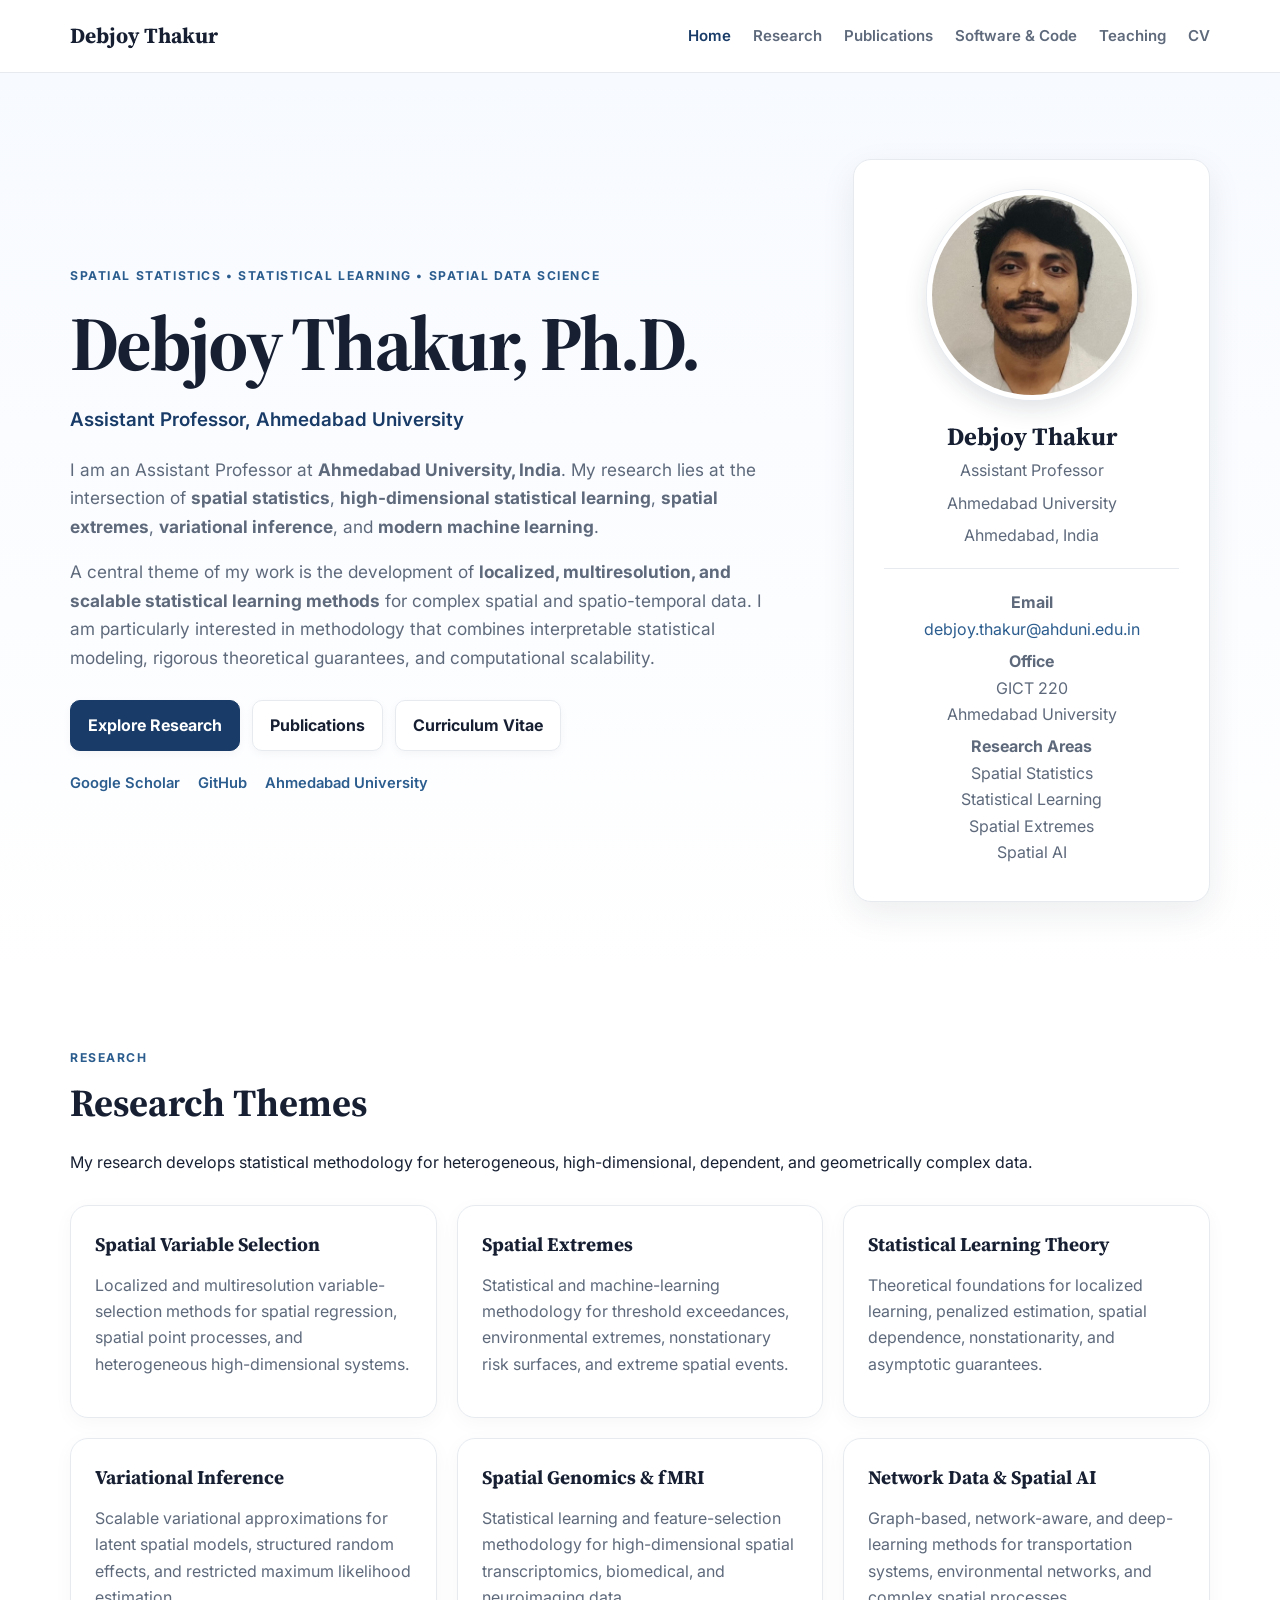
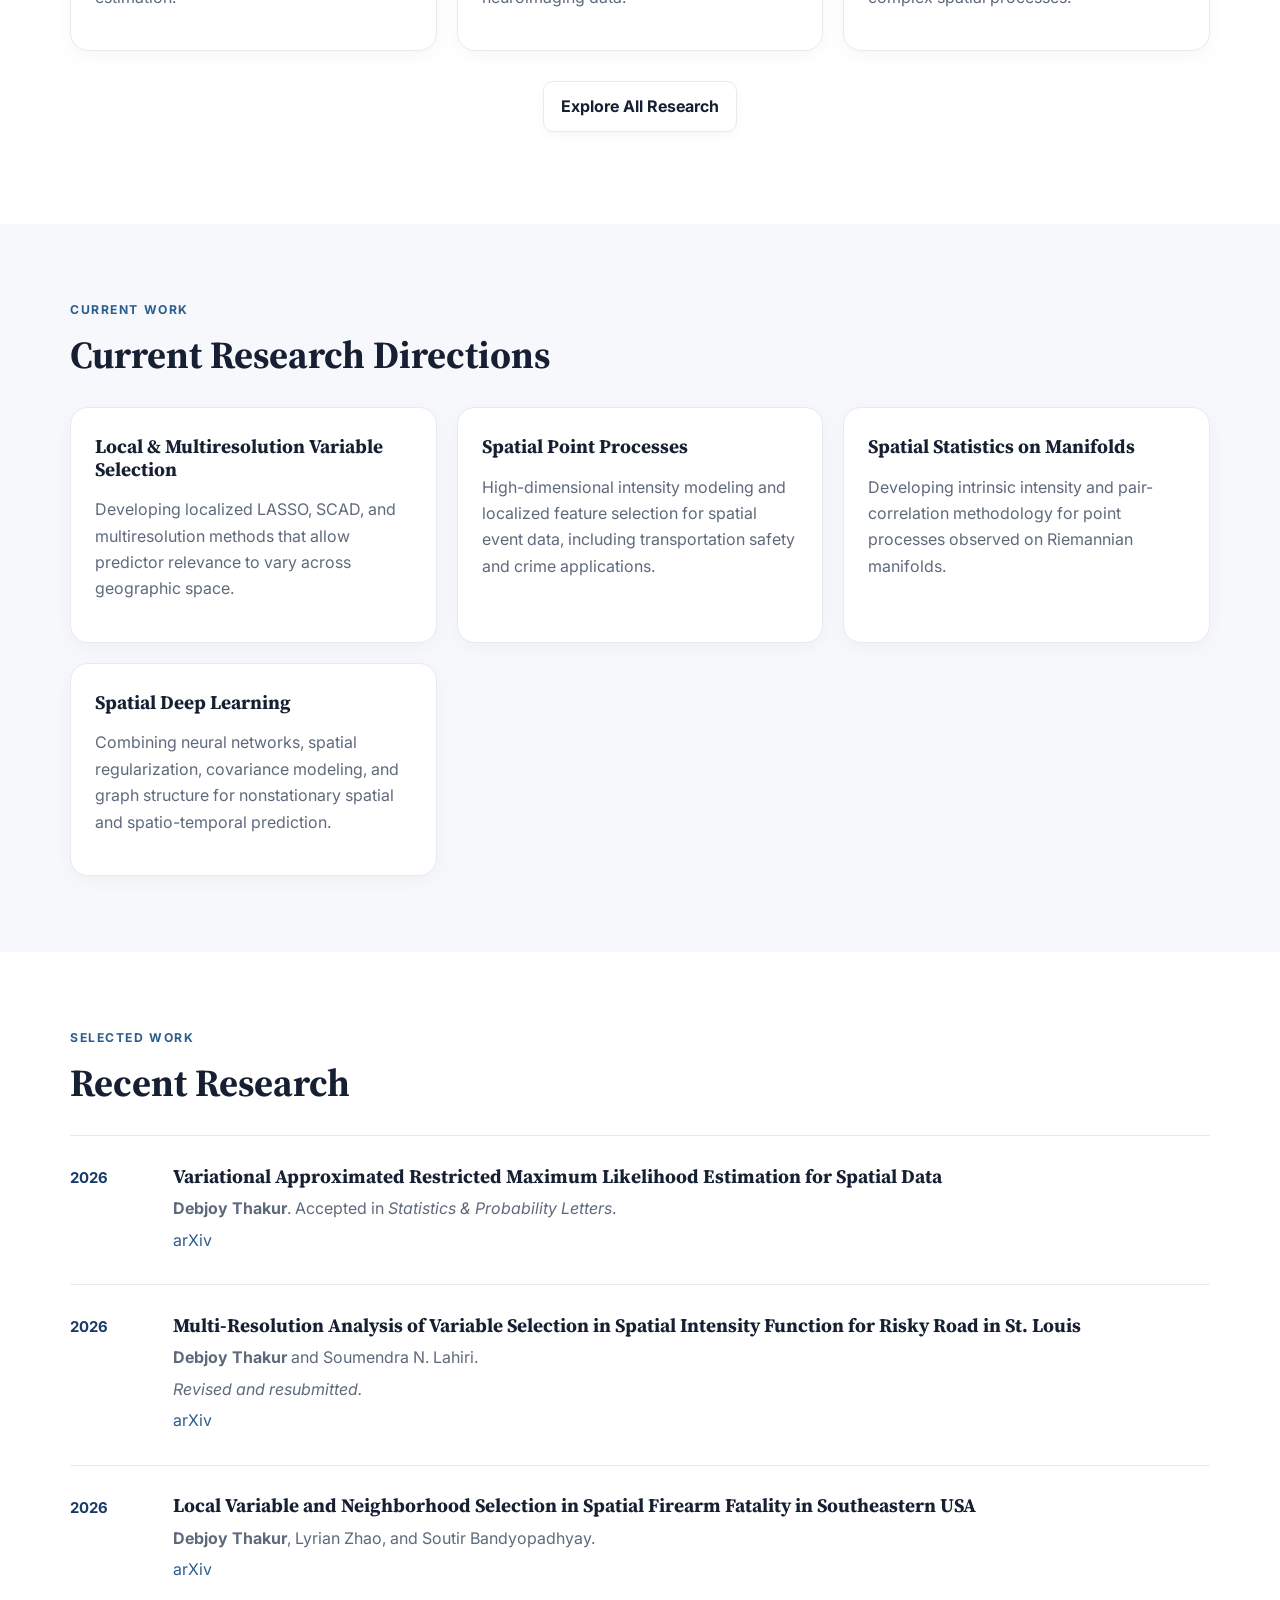
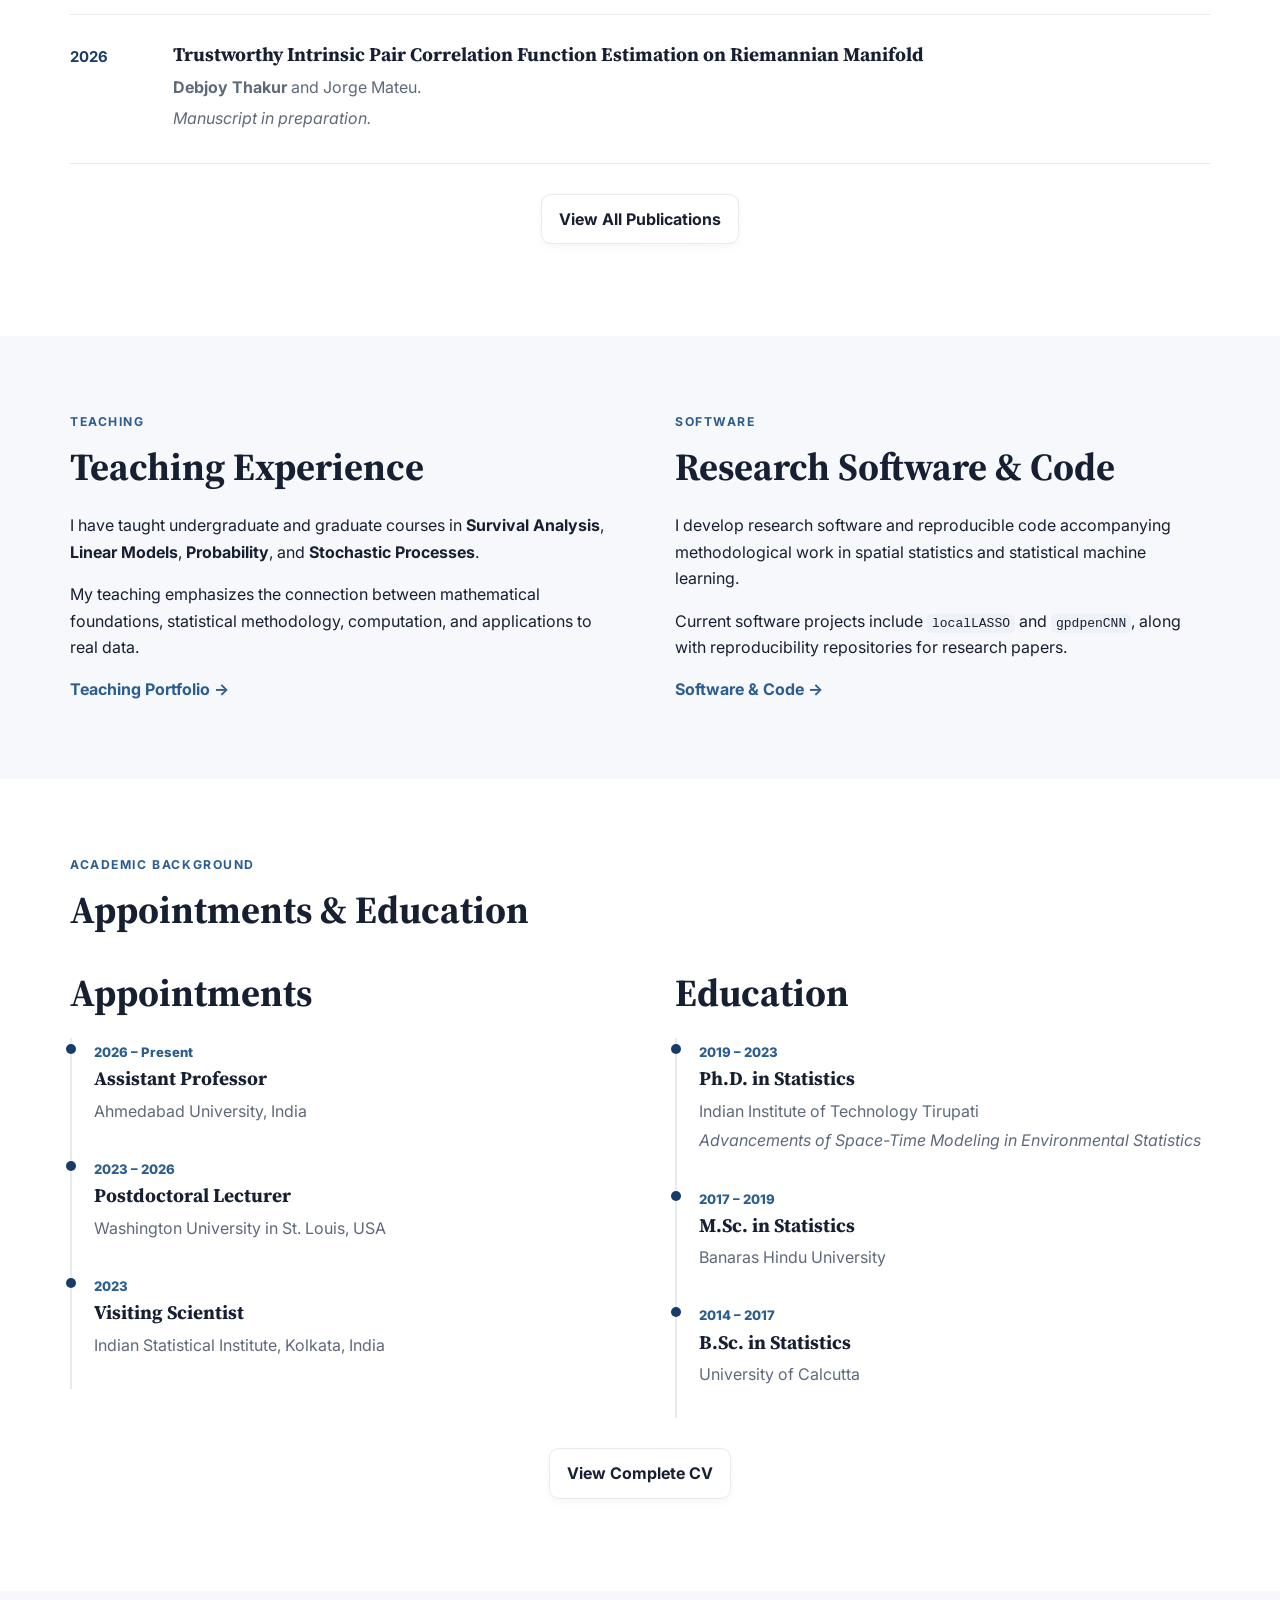
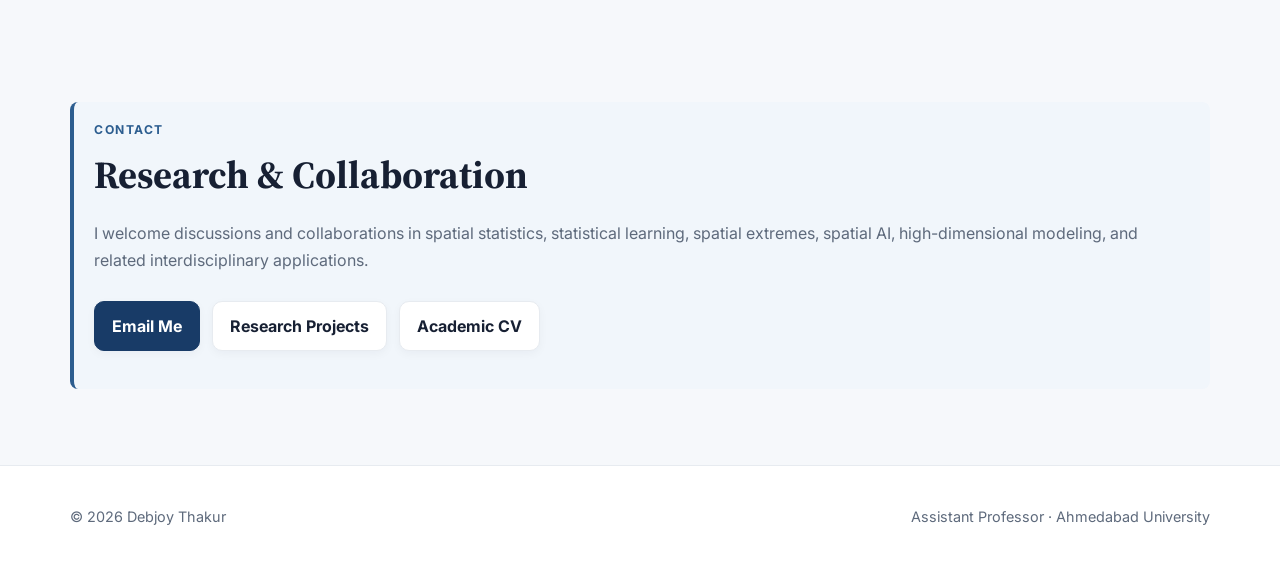
<file: index.html>
<!DOCTYPE html>
<html lang="en">

<head>

  <meta charset="UTF-8">

  <meta name="viewport"
        content="width=device-width, initial-scale=1.0">

  <meta name="description"
        content="Academic website of Debjoy Thakur, Ph.D., Assistant Professor at Ahmedabad University. Research in spatial statistics, statistical learning, spatial extremes, variational inference, spatial AI, and high-dimensional spatial modeling.">

  <meta name="keywords"
        content="Debjoy Thakur, Spatial Statistics, Statistical Learning, Spatial Data Science, Spatial Extremes, Local LASSO, Variational Inference, Spatial AI, Ahmedabad University">

  <meta name="author" content="Debjoy Thakur">

  <title>Debjoy Thakur | Spatial Statistics & Statistical Learning</title>

  <link rel="stylesheet" href="assets/style.css">

</head>


<body>


<!-- =========================================================
     NAVIGATION
========================================================= -->

<header class="site-header">

  <div class="container nav-wrap">

    <a class="brand" href="index.html">
      Debjoy Thakur
    </a>

    <button class="menu-toggle"
            aria-label="Toggle menu">
      ☰
    </button>

    <nav class="nav">

      <a class="active" href="index.html">
        Home
      </a>

      <a href="research.html">
        Research
      </a>

      <a href="publications.html">
        Publications
      </a>

      <a href="software.html">
        Software &amp; Code
      </a>

      <a href="teaching.html">
        Teaching
      </a>

      <a href="cv.html">
        CV
      </a>

    </nav>

  </div>

</header>


<main>


<!-- =========================================================
     HERO
========================================================= -->

<section class="hero">

  <div class="container hero-grid">


    <!-- LEFT SIDE -->

    <div>

      <p class="eyebrow">
        Spatial Statistics • Statistical Learning • Spatial Data Science
      </p>

      <h1>
        Debjoy Thakur, Ph.D.
      </h1>

      <p class="role">
        Assistant Professor, Ahmedabad University
      </p>


      <p class="hero-text">

        I am an Assistant Professor at
        <strong>Ahmedabad University, India</strong>.

        My research lies at the intersection of
        <strong>spatial statistics</strong>,
        <strong>high-dimensional statistical learning</strong>,
        <strong>spatial extremes</strong>,
        <strong>variational inference</strong>, and
        <strong>modern machine learning</strong>.

      </p>


      <p class="hero-text">

        A central theme of my work is the development of
        <strong>localized, multiresolution, and scalable statistical
        learning methods</strong> for complex spatial and
        spatio-temporal data.

        I am particularly interested in methodology that combines
        interpretable statistical modeling, rigorous theoretical
        guarantees, and computational scalability.

      </p>


      <div class="button-row">

        <a class="btn primary"
           href="research.html">
          Explore Research
        </a>

        <a class="btn"
           href="publications.html">
          Publications
        </a>

        <a class="btn"
           href="cv.html">
          Curriculum Vitae
        </a>

      </div>


      <div class="social-row">

        <a href="https://scholar.google.com/citations?user=2VVChMUAAAAJ&hl=en"
           target="_blank"
           rel="noopener">
          Google Scholar
        </a>

        <a href="https://github.com/debjoythakur"
           target="_blank"
           rel="noopener">
          GitHub
        </a>

        <a href="https://ahduni.edu.in/faculty/debjoy-thakur"
           target="_blank"
           rel="noopener">
          Ahmedabad University
        </a>

      </div>

    </div>


    <!-- RIGHT SIDE PROFILE CARD -->

    <aside class="profile-card">

      <!--
      When you have a photograph, replace the following line:

      <div class="avatar-placeholder">DT</div>

      by:

      <img class="profile-photo"
           src="assets/debjoy-thakur.jpg"
           alt="Debjoy Thakur">
      -->

      <img
  class="profile-photo"
  src="assets/photo.jpg"
  alt="Debjoy Thakur"
/>

      <h2>
        Debjoy Thakur
      </h2>

      <p>
        Assistant Professor
      </p>

      <p>
        Ahmedabad University
      </p>

      <p>
        Ahmedabad, India
      </p>


      <hr>


      <p>

        <strong>Email</strong><br>

        <a href="mailto:debjoy.thakur@ahduni.edu.in">
          debjoy.thakur@ahduni.edu.in
        </a>

      </p>


      <p>

        <strong>Office</strong><br>

        GICT 220<br>
        Ahmedabad University

      </p>


      <p>

        <strong>Research Areas</strong><br>

        Spatial Statistics<br>
        Statistical Learning<br>
        Spatial Extremes<br>
        Spatial AI

      </p>

    </aside>


  </div>

</section>



<!-- =========================================================
     RESEARCH THEMES
========================================================= -->

<section class="section">

  <div class="container">


    <div class="section-heading">

      <p class="eyebrow">
        Research
      </p>

      <h2>
        Research Themes
      </h2>

      <p>
        My research develops statistical methodology for
        heterogeneous, high-dimensional, dependent, and
        geometrically complex data.
      </p>

    </div>



    <div class="card-grid">


      <article class="card">

        <h3>
          Spatial Variable Selection
        </h3>

        <p>
          Localized and multiresolution variable-selection
          methods for spatial regression, spatial point processes,
          and heterogeneous high-dimensional systems.
        </p>

      </article>



      <article class="card">

        <h3>
          Spatial Extremes
        </h3>

        <p>
          Statistical and machine-learning methodology for
          threshold exceedances, environmental extremes,
          nonstationary risk surfaces, and extreme spatial events.
        </p>

      </article>



      <article class="card">

        <h3>
          Statistical Learning Theory
        </h3>

        <p>
          Theoretical foundations for localized learning,
          penalized estimation, spatial dependence,
          nonstationarity, and asymptotic guarantees.
        </p>

      </article>



      <article class="card">

        <h3>
          Variational Inference
        </h3>

        <p>
          Scalable variational approximations for latent spatial
          models, structured random effects, and restricted
          maximum likelihood estimation.
        </p>

      </article>



      <article class="card">

        <h3>
          Spatial Genomics &amp; fMRI
        </h3>

        <p>
          Statistical learning and feature-selection methodology
          for high-dimensional spatial transcriptomics,
          biomedical, and neuroimaging data.
        </p>

      </article>



      <article class="card">

        <h3>
          Network Data &amp; Spatial AI
        </h3>

        <p>
          Graph-based, network-aware, and deep-learning methods
          for transportation systems, environmental networks,
          and complex spatial processes.
        </p>

      </article>


    </div>



    <p class="center">

      <a class="btn"
         href="research.html">
        Explore All Research
      </a>

    </p>


  </div>

</section>



<!-- =========================================================
     CURRENT RESEARCH
========================================================= -->

<section class="section alt">

  <div class="container">


    <div class="section-heading">

      <p class="eyebrow">
        Current Work
      </p>

      <h2>
        Current Research Directions
      </h2>

    </div>



    <div class="card-grid">


      <article class="card">

        <h3>
          Local &amp; Multiresolution Variable Selection
        </h3>

        <p>
          Developing localized LASSO, SCAD, and multiresolution
          methods that allow predictor relevance to vary across
          geographic space.
        </p>

      </article>



      <article class="card">

        <h3>
          Spatial Point Processes
        </h3>

        <p>
          High-dimensional intensity modeling and localized
          feature selection for spatial event data, including
          transportation safety and crime applications.
        </p>

      </article>



      <article class="card">

        <h3>
          Spatial Statistics on Manifolds
        </h3>

        <p>
          Developing intrinsic intensity and pair-correlation
          methodology for point processes observed on
          Riemannian manifolds.
        </p>

      </article>



      <article class="card">

        <h3>
          Spatial Deep Learning
        </h3>

        <p>
          Combining neural networks, spatial regularization,
          covariance modeling, and graph structure for
          nonstationary spatial and spatio-temporal prediction.
        </p>

      </article>


    </div>


  </div>

</section>



<!-- =========================================================
     SELECTED PUBLICATIONS
========================================================= -->

<section class="section">

  <div class="container">


    <div class="section-heading">

      <p class="eyebrow">
        Selected Work
      </p>

      <h2>
        Recent Research
      </h2>

    </div>



    <div class="pub-list">


      <!-- PUBLICATION 1 -->

      <article class="pub-item">

        <span class="year">
          2026
        </span>

        <div>

          <h3>
            Variational Approximated Restricted Maximum
            Likelihood Estimation for Spatial Data
          </h3>

          <p>
            <strong>Debjoy Thakur</strong>.
            Accepted in
            <em>Statistics &amp; Probability Letters</em>.
          </p>

          <p>

            <a href="https://arxiv.org/pdf/2604.07635"
               target="_blank"
               rel="noopener">
              arXiv
            </a>

          </p>

        </div>

      </article>



      <!-- PUBLICATION 2 -->

      <article class="pub-item">

        <span class="year">
          2026
        </span>

        <div>

          <h3>
            Multi-Resolution Analysis of Variable Selection
            in Spatial Intensity Function for Risky Road
            in St. Louis
          </h3>

          <p>
            <strong>Debjoy Thakur</strong>
            and Soumendra N. Lahiri.
          </p>

          <p>
            <em>
              Revised and resubmitted.
            </em>
          </p>

          <p>

            <a href="https://arxiv.org/html/2601.00147v1"
               target="_blank"
               rel="noopener">
              arXiv
            </a>

          </p>

        </div>

      </article>



      <!-- PUBLICATION 3 -->

      <article class="pub-item">

        <span class="year">
          2026
        </span>

        <div>

          <h3>
            Local Variable and Neighborhood Selection
            in Spatial Firearm Fatality in Southeastern USA
          </h3>

          <p>
            <strong>Debjoy Thakur</strong>,
            Lyrian Zhao,
            and Soutir Bandyopadhyay.
          </p>

          <p>

            <a href="https://www.arxiv.org/abs/2601.19044"
               target="_blank"
               rel="noopener">
              arXiv
            </a>

          </p>

        </div>

      </article>



      <!-- PUBLICATION 4 -->

      <article class="pub-item">

        <span class="year">
          2026
        </span>

        <div>

          <h3>
            Trustworthy Intrinsic Pair Correlation Function
            Estimation on Riemannian Manifold
          </h3>

          <p>
            <strong>Debjoy Thakur</strong>
            and Jorge Mateu.
          </p>

          <p>
            <em>
              Manuscript in preparation.
            </em>
          </p>

        </div>

      </article>


    </div>



    <p class="center">

      <a class="btn"
         href="publications.html">
        View All Publications
      </a>

    </p>


  </div>

</section>



<!-- =========================================================
     TEACHING + SOFTWARE
========================================================= -->

<section class="section alt">

  <div class="container split">


    <!-- TEACHING -->

    <div>

      <p class="eyebrow">
        Teaching
      </p>

      <h2>
        Teaching Experience
      </h2>

      <p>
        I have taught undergraduate and graduate courses in
        <strong>Survival Analysis</strong>,
        <strong>Linear Models</strong>,
        <strong>Probability</strong>, and
        <strong>Stochastic Processes</strong>.
      </p>

      <p>
        My teaching emphasizes the connection between
        mathematical foundations, statistical methodology,
        computation, and applications to real data.
      </p>

      <a class="text-link"
         href="teaching.html">
        Teaching Portfolio →
      </a>

    </div>



    <!-- SOFTWARE -->

    <div>

      <p class="eyebrow">
        Software
      </p>

      <h2>
        Research Software &amp; Code
      </h2>

      <p>
        I develop research software and reproducible code
        accompanying methodological work in spatial statistics
        and statistical machine learning.
      </p>

      <p>
        Current software projects include
        <code>localLASSO</code>
        and
        <code>gpdpenCNN</code>,
        along with reproducibility repositories for research papers.
      </p>

      <a class="text-link"
         href="software.html">
        Software &amp; Code →
      </a>

    </div>


  </div>

</section>



<!-- =========================================================
     ACADEMIC BACKGROUND
========================================================= -->

<section class="section">

  <div class="container">


    <div class="section-heading">

      <p class="eyebrow">
        Academic Background
      </p>

      <h2>
        Appointments &amp; Education
      </h2>

    </div>



    <div class="cv-grid">


      <div>

        <h2>
          Appointments
        </h2>


        <div class="timeline">

          <div>

            <span>
              2026 – Present
            </span>

            <h3>
              Assistant Professor
            </h3>

            <p>
              Ahmedabad University, India
            </p>

          </div>



          <div>

            <span>
              2023 – 2026
            </span>

            <h3>
              Postdoctoral Lecturer
            </h3>

            <p>
              Washington University in St. Louis, USA
            </p>

          </div>



          <div>

            <span>
              2023
            </span>

            <h3>
              Visiting Scientist
            </h3>

            <p>
              Indian Statistical Institute, Kolkata, India
            </p>

          </div>

        </div>

      </div>



      <div>

        <h2>
          Education
        </h2>


        <div class="timeline">

          <div>

            <span>
              2019 – 2023
            </span>

            <h3>
              Ph.D. in Statistics
            </h3>

            <p>
              Indian Institute of Technology Tirupati
            </p>

            <p>
              <em>
                Advancements of Space-Time Modeling
                in Environmental Statistics
              </em>
            </p>

          </div>



          <div>

            <span>
              2017 – 2019
            </span>

            <h3>
              M.Sc. in Statistics
            </h3>

            <p>
              Banaras Hindu University
            </p>

          </div>



          <div>

            <span>
              2014 – 2017
            </span>

            <h3>
              B.Sc. in Statistics
            </h3>

            <p>
              University of Calcutta
            </p>

          </div>

        </div>

      </div>


    </div>



    <p class="center">

      <a class="btn"
         href="cv.html">
        View Complete CV
      </a>

    </p>


  </div>

</section>



<!-- =========================================================
     CONTACT / COLLABORATION
========================================================= -->

<section class="section alt">

  <div class="container">


    <div class="callout">

      <p class="eyebrow">
        Contact
      </p>

      <h2>
        Research &amp; Collaboration
      </h2>

      <p>
        I welcome discussions and collaborations in spatial
        statistics, statistical learning, spatial extremes,
        spatial AI, high-dimensional modeling, and related
        interdisciplinary applications.
      </p>


      <div class="button-row">

        <a class="btn primary"
           href="mailto:debjoy.thakur@ahduni.edu.in">
          Email Me
        </a>

        <a class="btn"
           href="research.html">
          Research Projects
        </a>

        <a class="btn"
           href="cv.html">
          Academic CV
        </a>

      </div>


    </div>


  </div>

</section>


</main>



<!-- =========================================================
     FOOTER
========================================================= -->

<footer>

  <div class="container footer-grid">

    <p>
      © <span id="year"></span> Debjoy Thakur
    </p>

    <p>
      Assistant Professor · Ahmedabad University
    </p>

  </div>

</footer>


<script src="assets/script.js"></script>


</body>

</html>
</file>
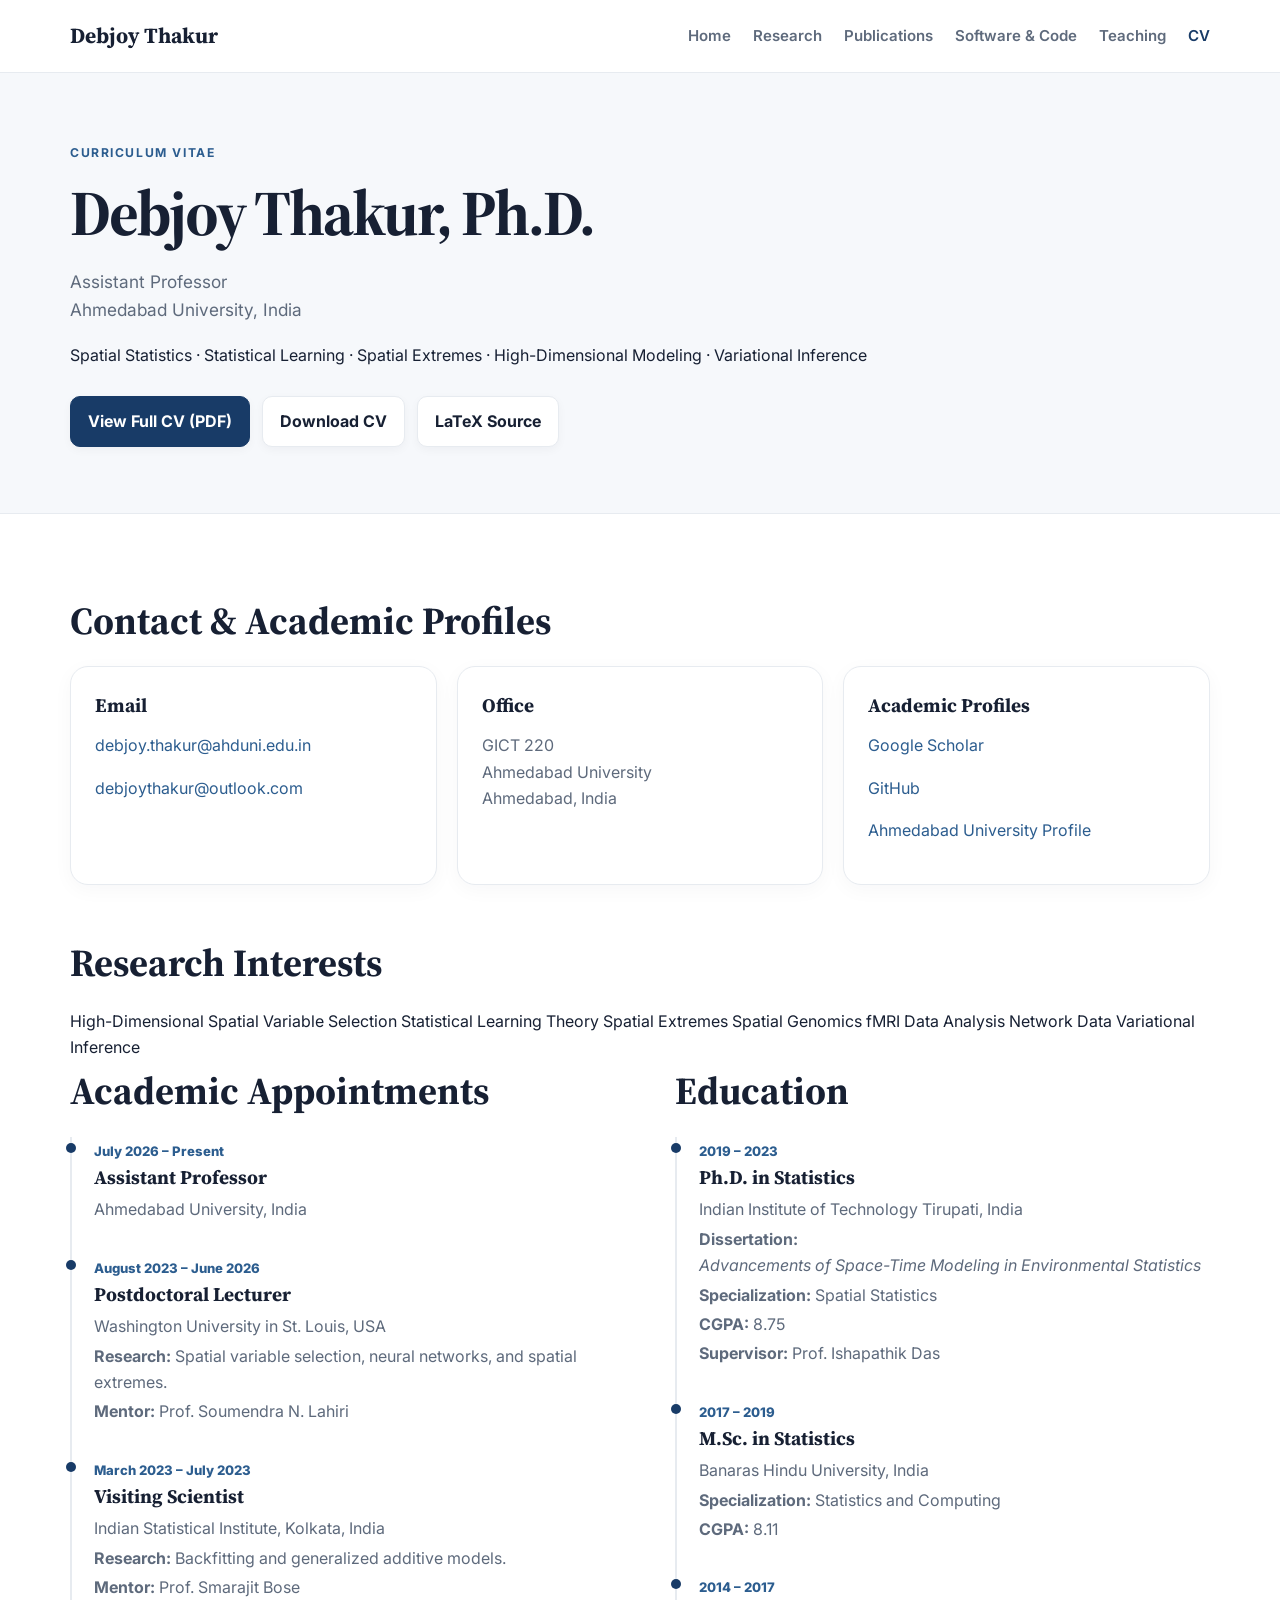
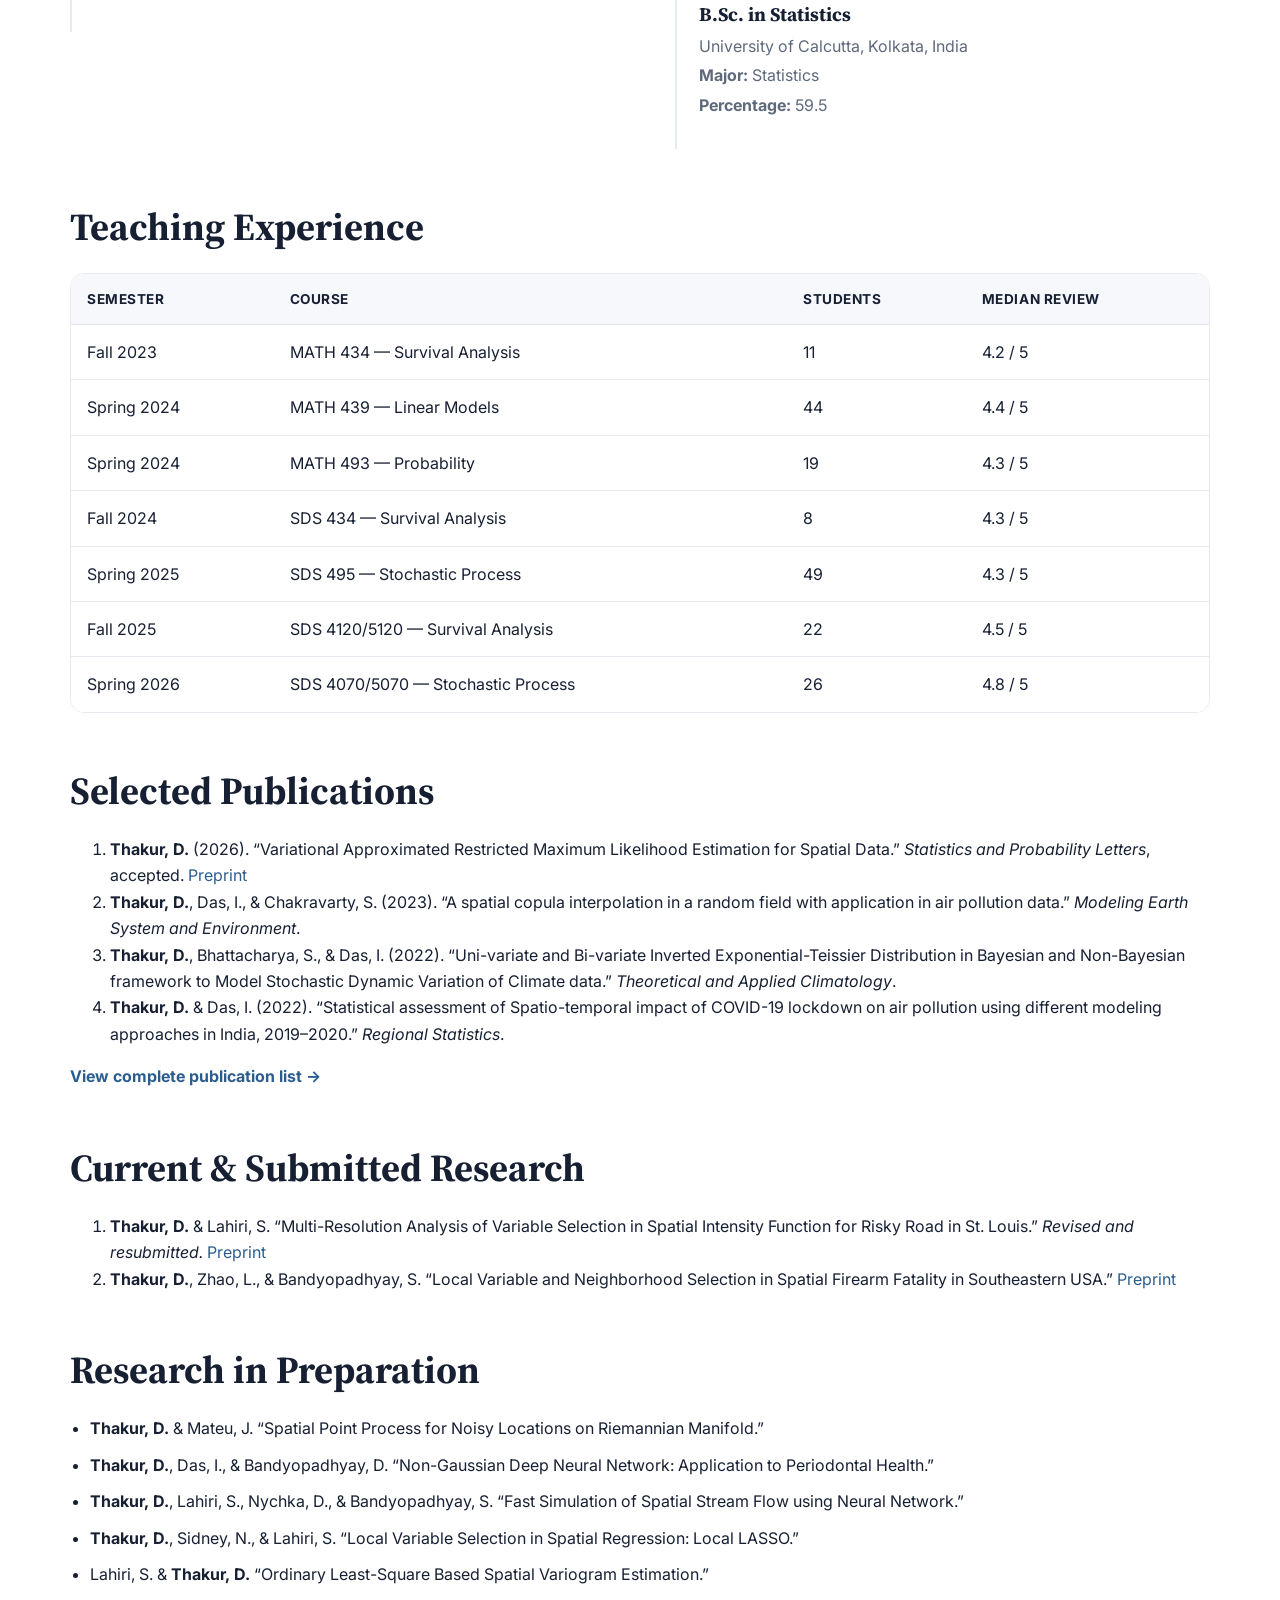
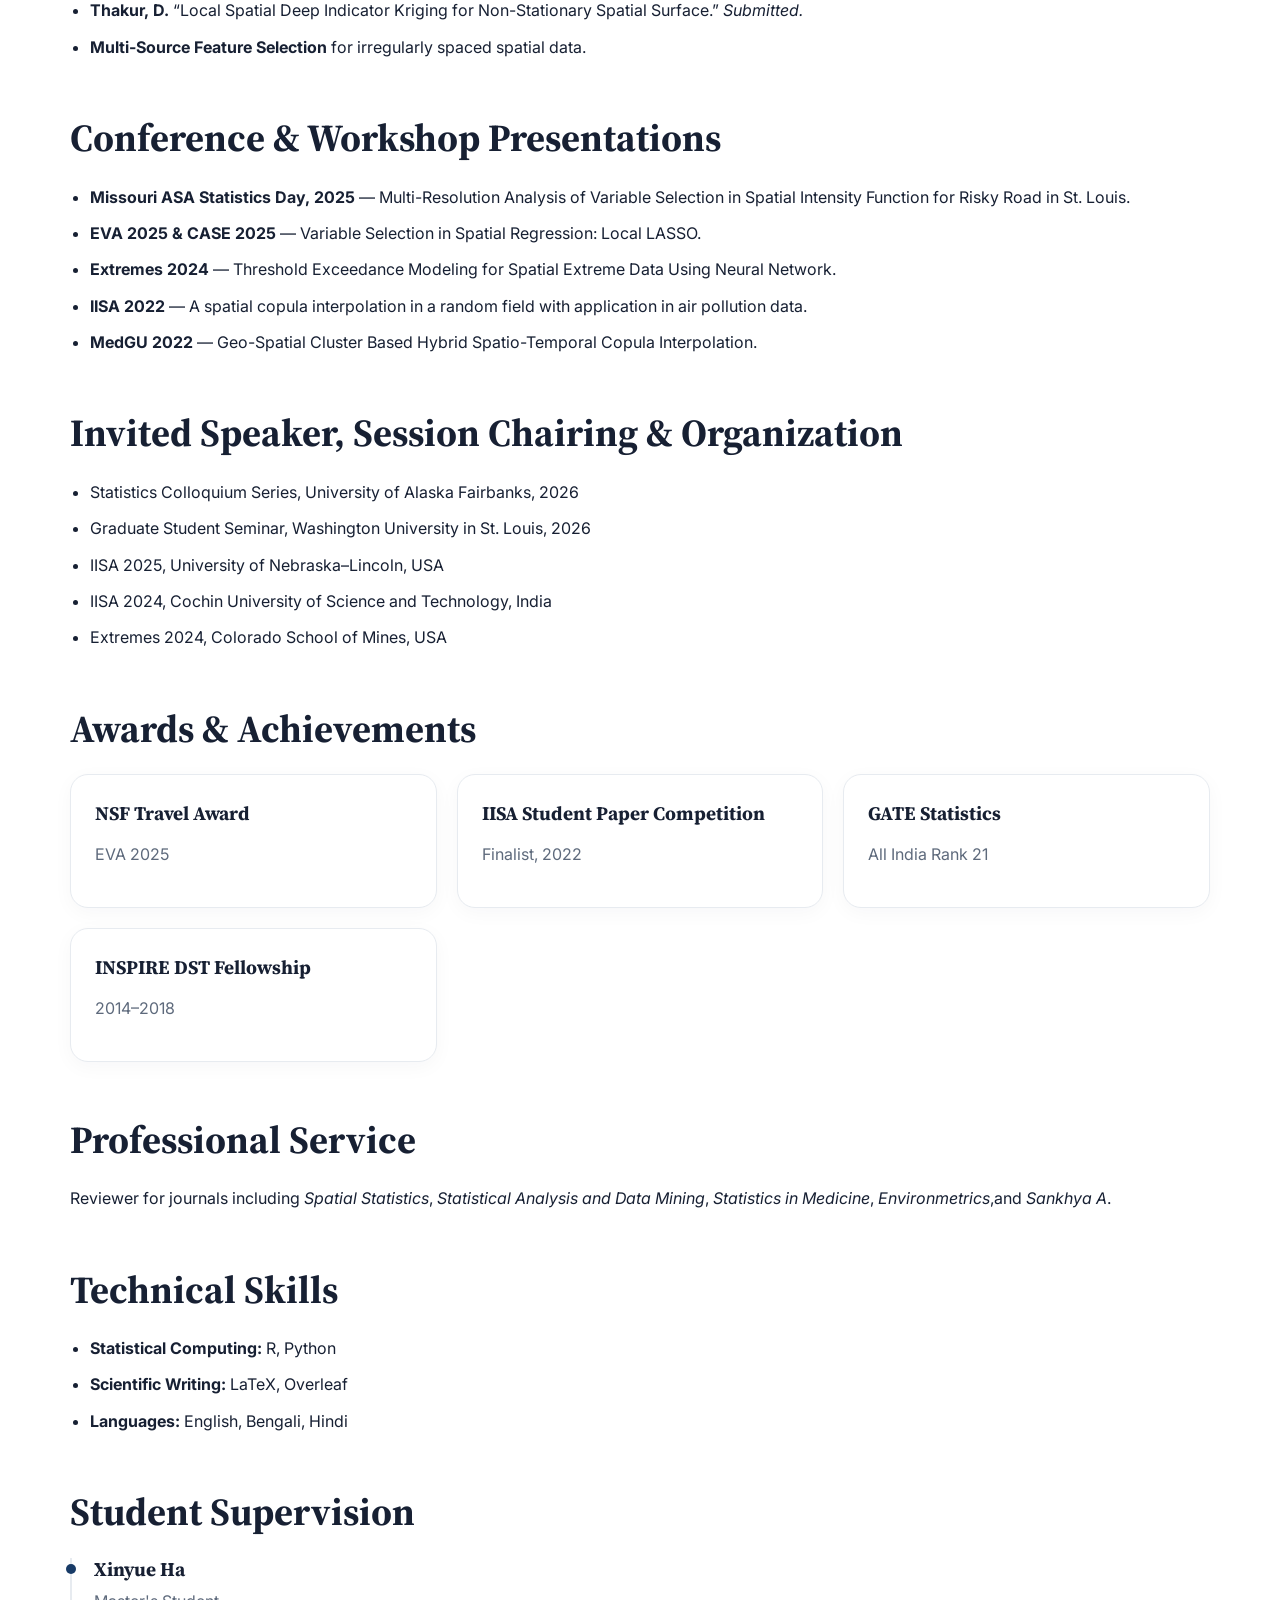
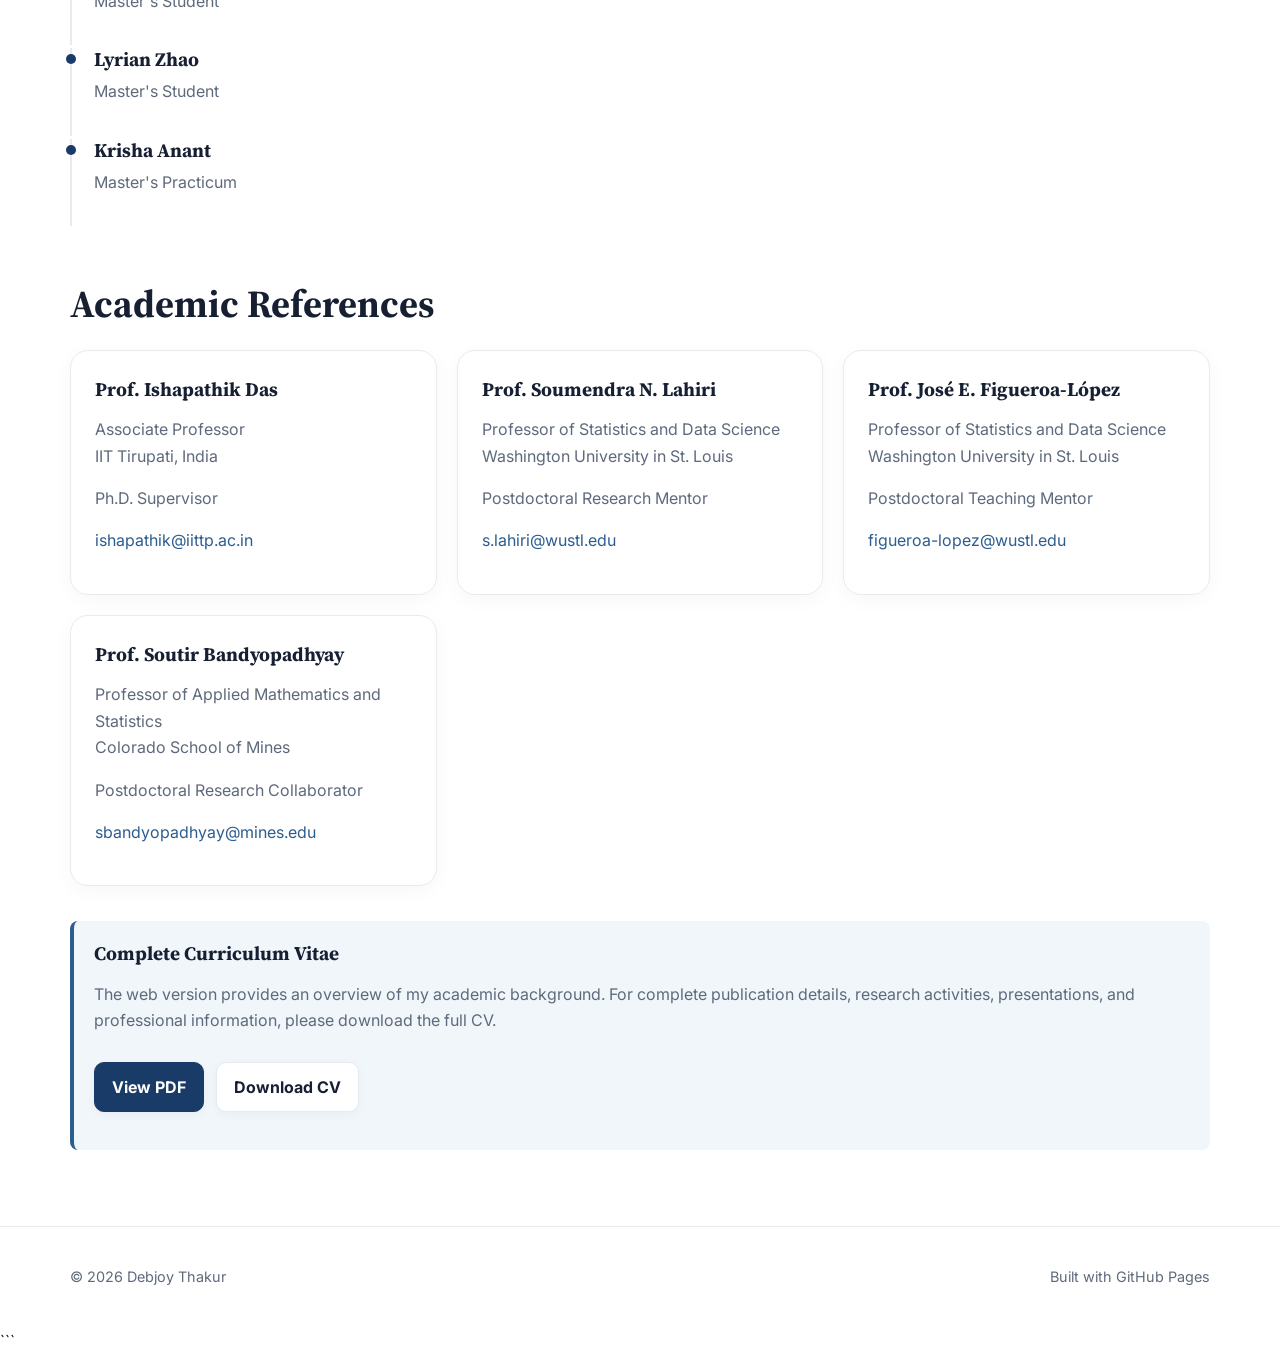
<file: cv.html>
<!DOCTYPE html>
<html lang="en">

<head>
  <meta charset="UTF-8">
  <meta name="viewport" content="width=device-width, initial-scale=1.0">
  <meta name="description"
        content="Curriculum Vitae of Debjoy Thakur — Assistant Professor of Statistics at Ahmedabad University.">

  <title>CV | Debjoy Thakur</title>

  <link rel="stylesheet" href="assets/style.css">
</head>

<body>

<!-- =========================================================
     NAVIGATION
========================================================= -->

<header class="site-header">
  <div class="container nav-wrap">

    <a class="brand" href="index.html">Debjoy Thakur</a>

    <button class="menu-toggle" aria-label="Toggle menu">☰</button>

    <nav class="nav">
      <a href="index.html">Home</a>
      <a href="research.html">Research</a>
      <a href="publications.html">Publications</a>
      <a href="software.html">Software &amp; Code</a>
      <a href="teaching.html">Teaching</a>
      <a class="active" href="cv.html">CV</a>
    </nav>

  </div>
</header>


<main>

<!-- =========================================================
     CV HEADER
========================================================= -->

<section class="page-hero">

  <div class="container">

    <p class="eyebrow">Curriculum Vitae</p>

    <h1>Debjoy Thakur, Ph.D.</h1>

    <p class="lead">
      Assistant Professor<br>
      Ahmedabad University, India
    </p>

    <p>
      Spatial Statistics · Statistical Learning · Spatial Extremes ·
      High-Dimensional Modeling · Variational Inference
    </p>

    <div class="button-row">

      <a class="btn primary"
         href="files/Debjoy_Thakur_CV.pdf"
         target="_blank">
        View Full CV (PDF)
      </a>

      <a class="btn"
         href="files/Debjoy_Thakur_CV.pdf"
         download>
        Download CV
      </a>

      <a class="btn"
         href="files/Debjoy_Thakur_CV.tex"
         download>
        LaTeX Source
      </a>

    </div>

  </div>

</section>


<!-- =========================================================
     CONTACT / PROFILES
========================================================= -->

<section class="section">

<div class="container">

<h2>Contact &amp; Academic Profiles</h2>

<div class="card-grid">

  <article class="card">
    <h3>Email</h3>
    <p>
      <a href="mailto:debjoy.thakur@ahduni.edu.in">
        debjoy.thakur@ahduni.edu.in
      </a>
    </p>
    <p>
      <a href="mailto:debjoythakur@outlook.com">
        debjoythakur@outlook.com
      </a>
    </p>
  </article>

  <article class="card">
    <h3>Office</h3>
    <p>
      GICT 220<br>
      Ahmedabad University<br>
      Ahmedabad, India
    </p>
  </article>

  <article class="card">
    <h3>Academic Profiles</h3>

    <p>
      <a href="https://scholar.google.com/citations?user=2VVChMUAAAAJ&hl=en"
         target="_blank" rel="noopener">
        Google Scholar
      </a>
    </p>

    <p>
      <a href="https://github.com/debjoythakur"
         target="_blank" rel="noopener">
        GitHub
      </a>
    </p>

    <p>
      <a href="https://ahduni.edu.in/faculty/debjoy-thakur"
         target="_blank" rel="noopener">
        Ahmedabad University Profile
      </a>
    </p>

  </article>

</div>


<!-- =========================================================
     RESEARCH INTERESTS
========================================================= -->

<h2 class="subsection-title">Research Interests</h2>

<div class="research-tags">

  <span>High-Dimensional Spatial Variable Selection</span>
  <span>Statistical Learning Theory</span>
  <span>Spatial Extremes</span>
  <span>Spatial Genomics</span>
  <span>fMRI Data Analysis</span>
  <span>Network Data</span>
  <span>Variational Inference</span>

</div>


<!-- =========================================================
     APPOINTMENTS AND EDUCATION
========================================================= -->

<div class="cv-grid">

<div>

<h2>Academic Appointments</h2>

<div class="timeline">

  <div>
    <span>July 2026 – Present</span>
    <h3>Assistant Professor</h3>
    <p>Ahmedabad University, India</p>
  </div>

  <div>
    <span>August 2023 – June 2026</span>
    <h3>Postdoctoral Lecturer</h3>
    <p>Washington University in St. Louis, USA</p>
    <p>
      <strong>Research:</strong>
      Spatial variable selection, neural networks,
      and spatial extremes.
    </p>
    <p>
      <strong>Mentor:</strong>
      Prof. Soumendra N. Lahiri
    </p>
  </div>

  <div>
    <span>March 2023 – July 2023</span>
    <h3>Visiting Scientist</h3>
    <p>Indian Statistical Institute, Kolkata, India</p>
    <p>
      <strong>Research:</strong>
      Backfitting and generalized additive models.
    </p>
    <p>
      <strong>Mentor:</strong>
      Prof. Smarajit Bose
    </p>
  </div>

</div>

</div>


<div>

<h2>Education</h2>

<div class="timeline">

  <div>
    <span>2019 – 2023</span>
    <h3>Ph.D. in Statistics</h3>

    <p>Indian Institute of Technology Tirupati, India</p>

    <p>
      <strong>Dissertation:</strong><br>
      <em>
        Advancements of Space-Time Modeling in
        Environmental Statistics
      </em>
    </p>

    <p>
      <strong>Specialization:</strong>
      Spatial Statistics
    </p>

    <p>
      <strong>CGPA:</strong> 8.75
    </p>

    <p>
      <strong>Supervisor:</strong>
      Prof. Ishapathik Das
    </p>
  </div>


  <div>
    <span>2017 – 2019</span>

    <h3>M.Sc. in Statistics</h3>

    <p>Banaras Hindu University, India</p>

    <p>
      <strong>Specialization:</strong>
      Statistics and Computing
    </p>

    <p>
      <strong>CGPA:</strong> 8.11
    </p>

  </div>


  <div>
    <span>2014 – 2017</span>

    <h3>B.Sc. in Statistics</h3>

    <p>
      University of Calcutta, Kolkata, India
    </p>

    <p>
      <strong>Major:</strong> Statistics
    </p>
    <p>
      <strong>Percentage:</strong> 59.5
    </p>

  </div>

</div>

</div>

</div>


<!-- =========================================================
     TEACHING
========================================================= -->

<h2 class="subsection-title">Teaching Experience</h2>

<div class="table-wrap">

<table class="cv-table">

<thead>
<tr>
  <th>Semester</th>
  <th>Course</th>
  <th>Students</th>
  <th>Median Review</th>
</tr>
</thead>

<tbody>

<tr>
  <td>Fall 2023</td>
  <td>MATH 434 — Survival Analysis</td>
  <td>11</td>
  <td>4.2 / 5</td>
</tr>

<tr>
  <td>Spring 2024</td>
  <td>MATH 439 — Linear Models</td>
  <td>44</td>
  <td>4.4 / 5</td>
</tr>

<tr>
  <td>Spring 2024</td>
  <td>MATH 493 — Probability</td>
  <td>19</td>
  <td>4.3 / 5</td>
</tr>

<tr>
  <td>Fall 2024</td>
  <td>SDS 434 — Survival Analysis</td>
  <td>8</td>
  <td>4.3 / 5</td>
</tr>

<tr>
  <td>Spring 2025</td>
  <td>SDS 495 — Stochastic Process</td>
  <td>49</td>
  <td>4.3 / 5</td>
</tr>

<tr>
  <td>Fall 2025</td>
  <td>SDS 4120/5120 — Survival Analysis</td>
  <td>22</td>
  <td>4.5 / 5</td>
</tr>

<tr>
  <td>Spring 2026</td>
  <td>SDS 4070/5070 — Stochastic Process</td>
  <td>26</td>
  <td>4.8 / 5</td>
</tr>

</tbody>

</table>

</div>


<!-- =========================================================
     PUBLICATIONS
========================================================= -->

<h2 class="subsection-title">Selected Publications</h2>

<ol class="publication-list">

<li>
<strong>Thakur, D.</strong> (2026).
“Variational Approximated Restricted Maximum Likelihood
Estimation for Spatial Data.”
<em>Statistics and Probability Letters</em>, accepted.
<a href="https://arxiv.org/pdf/2604.07635"
   target="_blank" rel="noopener">Preprint</a>
</li>

<li>
<strong>Thakur, D.</strong>, Das, I., &amp; Chakravarty, S. (2023).
“A spatial copula interpolation in a random field with
application in air pollution data.”
<em>Modeling Earth System and Environment</em>.
</li>

<li>
<strong>Thakur, D.</strong>, Bhattacharya, S., &amp; Das, I. (2022).
“Uni-variate and Bi-variate Inverted Exponential-Teissier
Distribution in Bayesian and Non-Bayesian framework to Model
Stochastic Dynamic Variation of Climate data.”
<em>Theoretical and Applied Climatology</em>.
</li>

<li>
<strong>Thakur, D.</strong> &amp; Das, I. (2022).
“Statistical assessment of Spatio-temporal impact of COVID-19
lockdown on air pollution using different modeling approaches
in India, 2019–2020.”
<em>Regional Statistics</em>.
</li>

</ol>

<p>
<a class="text-link" href="publications.html">
View complete publication list →
</a>
</p>


<!-- =========================================================
     CURRENT RESEARCH
========================================================= -->

<h2 class="subsection-title">Current &amp; Submitted Research</h2>

<ol class="publication-list">

<li>
<strong>Thakur, D.</strong> &amp; Lahiri, S.
“Multi-Resolution Analysis of Variable Selection in Spatial
Intensity Function for Risky Road in St. Louis.”
<em>Revised and resubmitted.</em>
<a href="https://arxiv.org/html/2601.00147v1"
   target="_blank" rel="noopener">Preprint</a>
</li>

<li>
<strong>Thakur, D.</strong>, Zhao, L., &amp; Bandyopadhyay, S.
“Local Variable and Neighborhood Selection in Spatial Firearm
Fatality in Southeastern USA.”
<a href="https://www.arxiv.org/abs/2601.19044"
   target="_blank" rel="noopener">Preprint</a>
</li>



</ol>


<!-- =========================================================
     RESEARCH IN PREPARATION
========================================================= -->

<h2 class="subsection-title">Research in Preparation</h2>

<ul class="clean-list">

<li>
<strong>Thakur, D.</strong> &amp; Mateu, J.
“Spatial Point Process for Noisy Locations 
on Riemannian Manifold.”
</li>

<li>
<strong>Thakur, D.</strong>, Das, I., &amp; Bandyopadhyay, D.
“Non-Gaussian Deep Neural Network:
Application to Periodontal Health.”
</li>

<li>
<strong>Thakur, D.</strong>, Lahiri, S., Nychka, D.,
&amp; Bandyopadhyay, S.
“Fast Simulation of Spatial Stream Flow using Neural Network.”
</li>

<li>
<strong>Thakur, D.</strong>, Sidney, N., &amp; Lahiri, S.
“Local Variable Selection in Spatial Regression:
Local LASSO.”
</li>

<li>
Lahiri, S. &amp; <strong>Thakur, D.</strong>
“Ordinary Least-Square Based Spatial Variogram Estimation.”
</li>

<li>
<strong>Thakur, D.</strong>
“Local Spatial Deep Indicator Kriging for Non-Stationary
Spatial Surface.”
<em>Submitted.</em>
</li>

<li>
<strong>Multi-Source Feature Selection</strong>
for irregularly spaced spatial data.
</li>

</ul>


<!-- =========================================================
     PRESENTATIONS
========================================================= -->

<h2 class="subsection-title">Conference &amp; Workshop Presentations</h2>

<ul class="clean-list">

<li>
<strong>Missouri ASA Statistics Day, 2025</strong> —
Multi-Resolution Analysis of Variable Selection in Spatial
Intensity Function for Risky Road in St. Louis.
</li>

<li>
<strong>EVA 2025 &amp; CASE 2025</strong> —
Variable Selection in Spatial Regression: Local LASSO.
</li>

<li>
<strong>Extremes 2024</strong> —
Threshold Exceedance Modeling for Spatial Extreme Data
Using Neural Network.
</li>

<li>
<strong>IISA 2022</strong> —
A spatial copula interpolation in a random field with
application in air pollution data.
</li>

<li>
<strong>MedGU 2022</strong> —
Geo-Spatial Cluster Based Hybrid Spatio-Temporal
Copula Interpolation.
</li>

</ul>


<!-- =========================================================
     INVITED TALKS
========================================================= -->

<h2 class="subsection-title">
Invited Speaker, Session Chairing &amp; Organization
</h2>

<ul class="clean-list">

<li>Statistics Colloquium Series, University of Alaska Fairbanks, 2026</li>

<li>Graduate Student Seminar, Washington University in St. Louis, 2026</li>

<li>IISA 2025, University of Nebraska–Lincoln, USA</li>

<li>IISA 2024, Cochin University of Science and Technology, India</li>

<li>Extremes 2024, Colorado School of Mines, USA</li>

</ul>


<!-- =========================================================
     AWARDS
========================================================= -->

<h2 class="subsection-title">Awards &amp; Achievements</h2>

<div class="card-grid">

<article class="card">
<h3>NSF Travel Award</h3>
<p>EVA 2025</p>
</article>

<article class="card">
<h3>IISA Student Paper Competition</h3>
<p>Finalist, 2022</p>
</article>

<article class="card">
<h3>GATE Statistics</h3>
<p>All India Rank 21</p>
</article>

<article class="card">
<h3>INSPIRE DST Fellowship</h3>
<p>2014–2018</p>
</article>

</div>


<!-- =========================================================
     PROFESSIONAL SERVICE
========================================================= -->

<h2 class="subsection-title">Professional Service</h2>

<p>
Reviewer for journals including
<em>Spatial Statistics</em>,
<em>Statistical Analysis and Data Mining</em>,
<em>Statistics in Medicine</em>, 
<em>Environmetrics</em>,and
<em>Sankhya A</em>.
</p>


<!-- =========================================================
     SKILLS
========================================================= -->

<h2 class="subsection-title">Technical Skills</h2>

<ul class="clean-list">

<li>
<strong>Statistical Computing:</strong>
R, Python
</li>

<li>
<strong>Scientific Writing:</strong>
LaTeX, Overleaf
</li>

<li>
<strong>Languages:</strong>
English, Bengali, Hindi
</li>

</ul>


<!-- =========================================================
     SUPERVISION
========================================================= -->

<h2 class="subsection-title">Student Supervision</h2>

<div class="timeline">

<div>
<h3>Xinyue Ha</h3>
<p>Master's Student</p>
</div>

<div>
<h3>Lyrian Zhao</h3>
<p>Master's Student</p>
</div>

<div>
<h3>Krisha Anant</h3>
<p>Master's Practicum</p>
</div>

</div>


<!-- =========================================================
     REFERENCES
========================================================= -->

<h2 class="subsection-title">Academic References</h2>

<div class="card-grid">

<article class="card">

<h3>Prof. Ishapathik Das</h3>

<p>
Associate Professor<br>
IIT Tirupati, India
</p>

<p>Ph.D. Supervisor</p>

<p>
<a href="mailto:ishapathik@iittp.ac.in">
ishapathik@iittp.ac.in
</a>
</p>

</article>


<article class="card">

<h3>Prof. Soumendra N. Lahiri</h3>

<p>
Professor of Statistics and Data Science<br>
Washington University in St. Louis
</p>

<p>Postdoctoral Research Mentor</p>

<p>
<a href="mailto:s.lahiri@wustl.edu">
s.lahiri@wustl.edu
</a>
</p>

</article>


<article class="card">

<h3>Prof. José E. Figueroa-López</h3>

<p>
Professor of Statistics and Data Science<br>
Washington University in St. Louis
</p>

<p>Postdoctoral Teaching Mentor</p>

<p>
<a href="mailto:figueroa-lopez@wustl.edu">
figueroa-lopez@wustl.edu
</a>
</p>

</article>


<article class="card">

<h3>Prof. Soutir Bandyopadhyay</h3>

<p>
Professor of Applied Mathematics and Statistics<br>
Colorado School of Mines
</p>

<p>Postdoctoral Research Collaborator</p>

<p>
<a href="mailto:sbandyopadhyay@mines.edu">
sbandyopadhyay@mines.edu
</a>
</p>

</article>

</div>


<!-- =========================================================
     FULL CV DOWNLOAD
========================================================= -->

<div class="callout">

<h3>Complete Curriculum Vitae</h3>

<p>
The web version provides an overview of my academic background.
For complete publication details, research activities, presentations,
and professional information, please download the full CV.
</p>

<div class="button-row">

<a class="btn primary"
   href="files/Debjoy_Thakur_CV.pdf"
   target="_blank">
View PDF
</a>

<a class="btn"
   href="files/Debjoy_Thakur_CV.pdf"
   download>
Download CV
</a>

</div>

</div>


</div>

</section>

</main>


<!-- =========================================================
     FOOTER
========================================================= -->

<footer>

<div class="container footer-grid">

<p>
© <span id="year"></span> Debjoy Thakur
</p>

<p>
Built with GitHub Pages
</p>

</div>

</footer>


<script src="assets/script.js"></script>

</body>
</html>
```
</file>
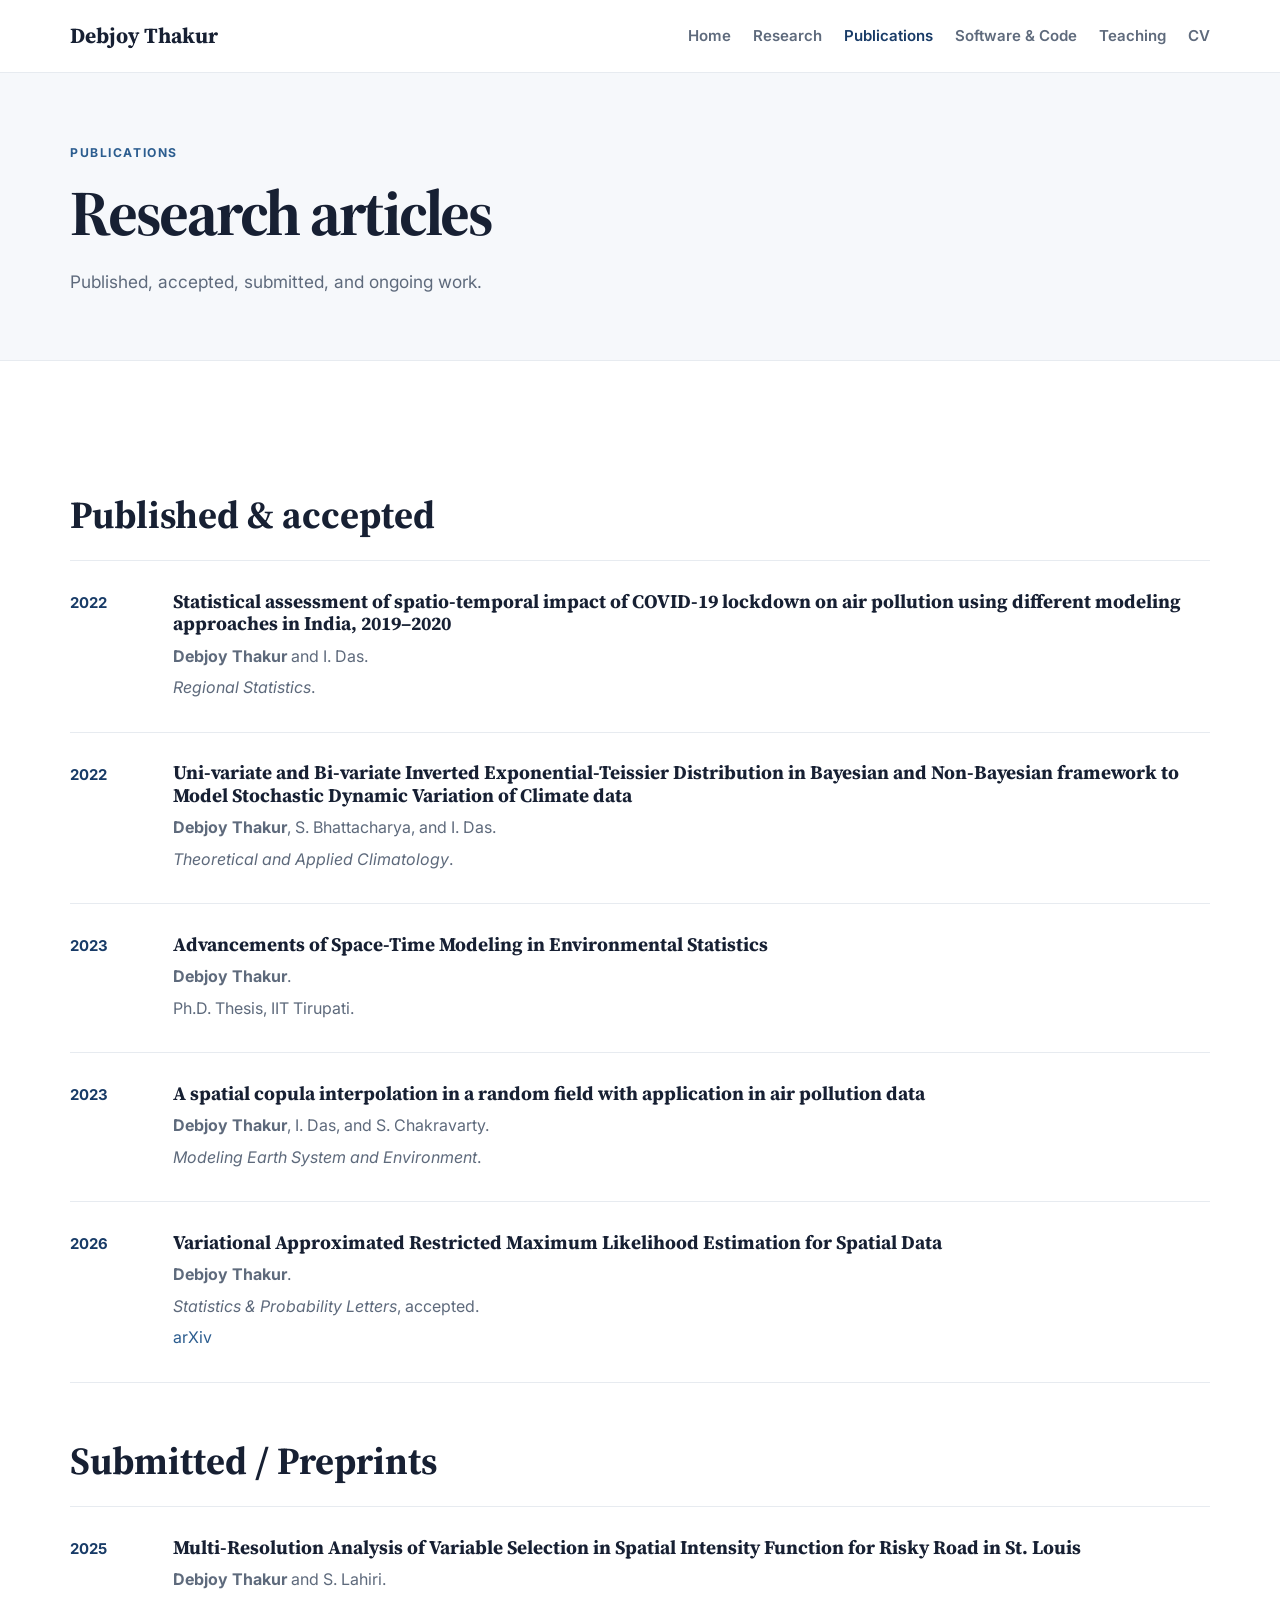
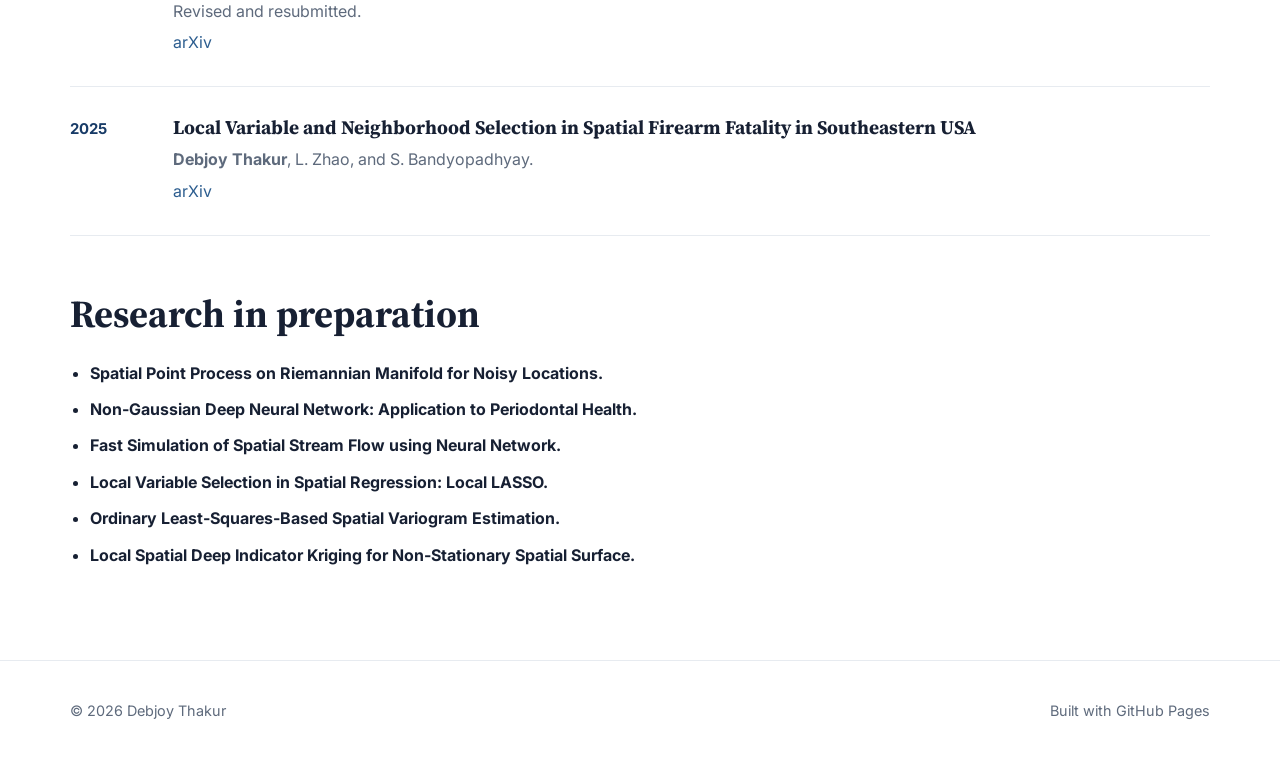
<file: publications.html>
<!DOCTYPE html>
<html lang="en">
<head>
<meta charset="UTF-8"><meta name="viewport" content="width=device-width, initial-scale=1.0">
<meta name="description" content="Publications of Debjoy Thakur">
<title>Publications | Debjoy Thakur</title><link rel="stylesheet" href="assets/style.css">
</head>
<body>
<header class="site-header"><div class="container nav-wrap">
<a class="brand" href="index.html">Debjoy Thakur</a><button class="menu-toggle" aria-label="Toggle menu">☰</button>
<nav class="nav"><a href="index.html">Home</a><a href="research.html">Research</a><a class="active" href="publications.html">Publications</a><a href="software.html">Software & Code</a><a href="teaching.html">Teaching</a><a href="cv.html">CV</a></nav>
</div></header>
<main>
<section class="page-hero"><div class="container"><p class="eyebrow">Publications</p><h1>Research articles</h1>
<p class="lead">Published, accepted, submitted, and ongoing work.</p></div></section>

<section class="section"><div class="container">
<h2 class="subsection-title">Published & accepted</h2>
<div class="pub-list">
<article class="pub-item"><span class="year">2022</span><div><h3>Statistical assessment of spatio-temporal impact of COVID-19 lockdown on air pollution using different modeling approaches in India, 2019–2020</h3><p><strong>Debjoy Thakur</strong> and I. Das.</p><p><em>Regional Statistics</em>.</p></div></article>
<article class="pub-item"><span class="year">2022</span><div><h3>Uni-variate and Bi-variate Inverted Exponential-Teissier Distribution in Bayesian and Non-Bayesian framework to Model Stochastic Dynamic Variation of Climate data</h3><p><strong>Debjoy Thakur</strong>, S. Bhattacharya, and I. Das.</p><p><em>Theoretical and Applied Climatology</em>.</p></div></article>
<article class="pub-item"><span class="year">2023</span><div><h3>Advancements of Space-Time Modeling in Environmental Statistics</h3><p><strong>Debjoy Thakur</strong>.</p><p>Ph.D. Thesis, IIT Tirupati.</p></div></article>
<article class="pub-item"><span class="year">2023</span><div><h3>A spatial copula interpolation in a random field with application in air pollution data</h3><p><strong>Debjoy Thakur</strong>, I. Das, and S. Chakravarty.</p><p><em>Modeling Earth System and Environment</em>.</p></div></article>
<article class="pub-item"><span class="year">2026</span><div><h3>Variational Approximated Restricted Maximum Likelihood Estimation for Spatial Data</h3><p><strong>Debjoy Thakur</strong>.</p><p><em>Statistics & Probability Letters</em>, accepted.</p><p><a href="https://arxiv.org/pdf/2604.07635" target="_blank" rel="noopener">arXiv</a></p></div></article>
</div>

<h2 class="subsection-title">Submitted / Preprints</h2>
<div class="pub-list">
<article class="pub-item"><span class="year">2025</span><div><h3>Multi-Resolution Analysis of Variable Selection in Spatial Intensity Function for Risky Road in St. Louis</h3><p><strong>Debjoy Thakur</strong> and S. Lahiri.</p><p>Revised and resubmitted.</p><p><a href="https://arxiv.org/html/2601.00147v1" target="_blank" rel="noopener">arXiv</a></p></div></article>
<article class="pub-item"><span class="year">2025</span><div><h3>Local Variable and Neighborhood Selection in Spatial Firearm Fatality in Southeastern USA</h3><p><strong>Debjoy Thakur</strong>, L. Zhao, and S. Bandyopadhyay.</p><p><a href="https://www.arxiv.org/abs/2601.19044" target="_blank" rel="noopener">arXiv</a></p></div></article>
</div>

<h2 class="subsection-title">Research in preparation</h2>
<ul class="clean-list">
<li><strong>Spatial Point Process on Riemannian Manifold for Noisy Locations.</strong></li>
<li><strong>Non-Gaussian Deep Neural Network: Application to Periodontal Health.</strong></li>
<li><strong>Fast Simulation of Spatial Stream Flow using Neural Network.</strong></li>
<li><strong>Local Variable Selection in Spatial Regression: Local LASSO.</strong></li>
<li><strong>Ordinary Least-Squares-Based Spatial Variogram Estimation.</strong></li>
<li><strong>Local Spatial Deep Indicator Kriging for Non-Stationary Spatial Surface.</strong></li>
</ul>
</div></section>
</main>
<footer><div class="container footer-grid"><p>© <span id="year"></span> Debjoy Thakur</p><p>Built with GitHub Pages</p></div></footer>
<script src="assets/script.js"></script>
</body></html>
</file>
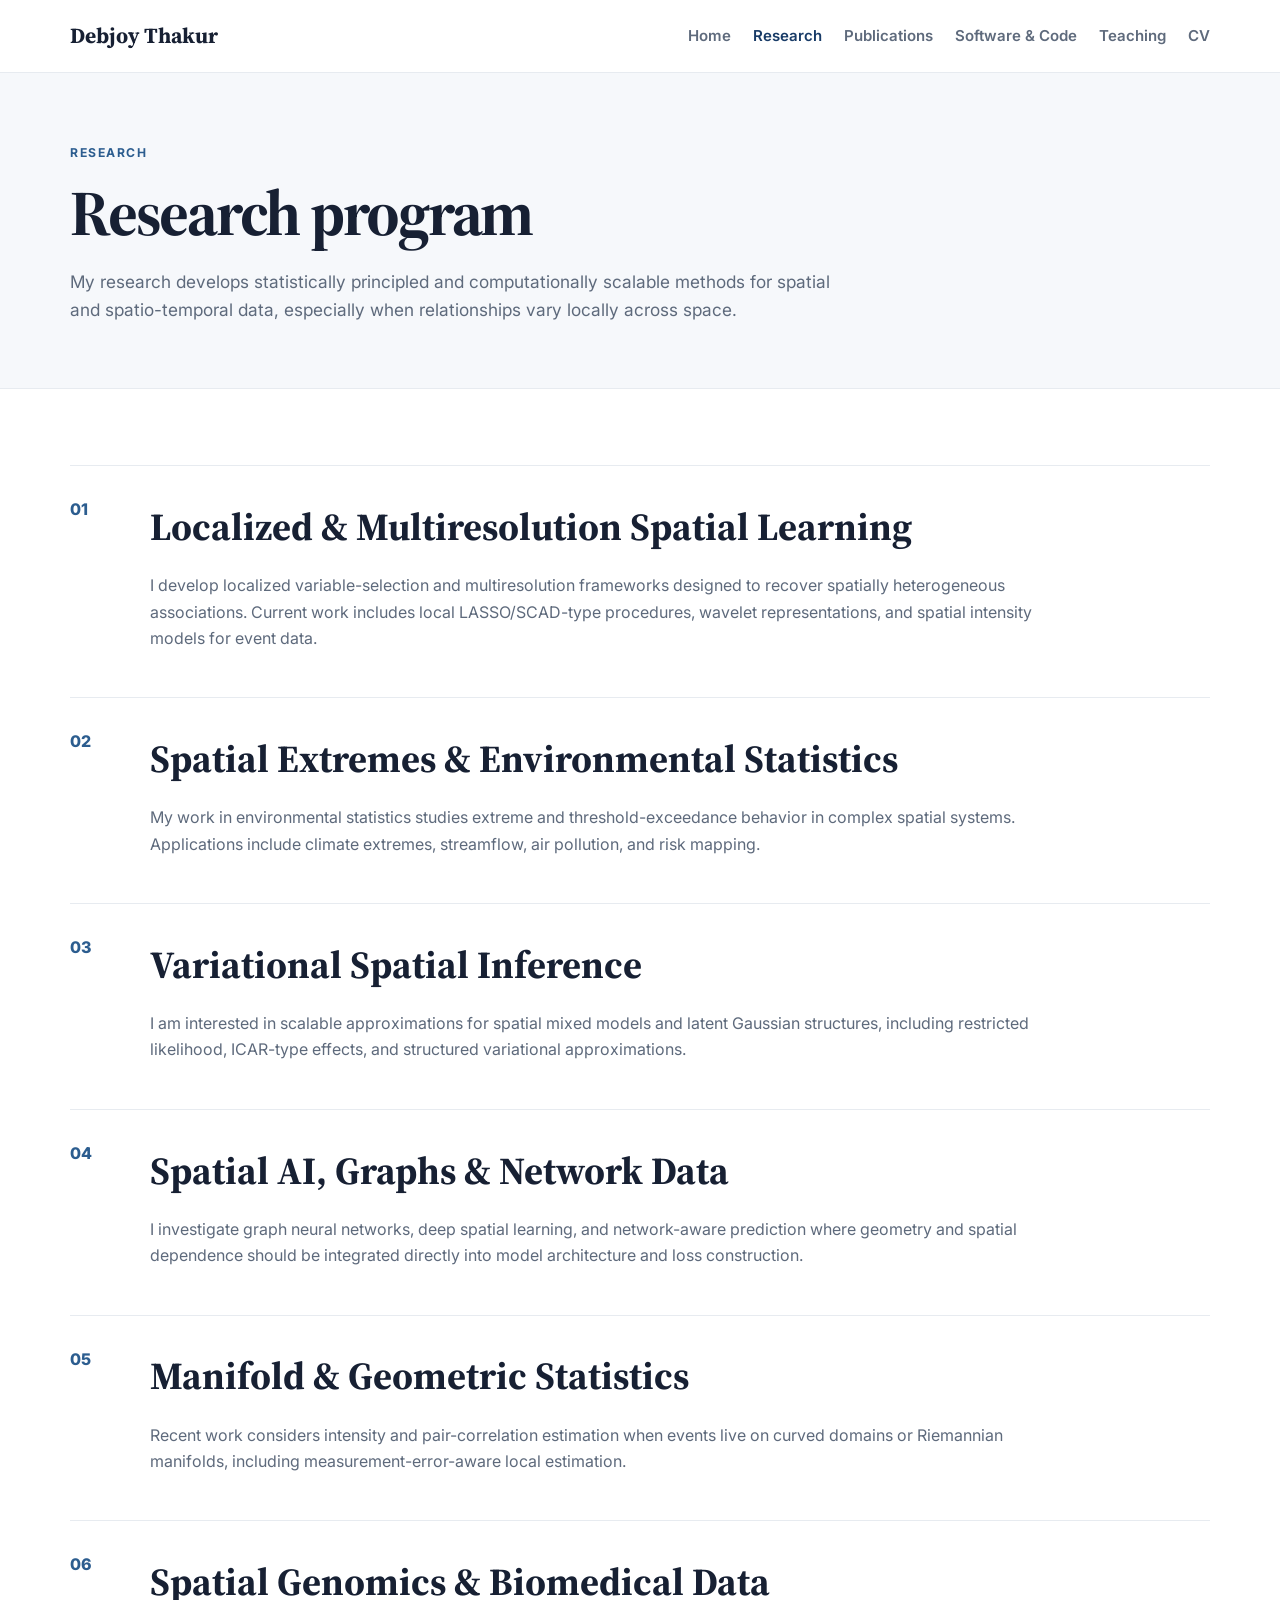
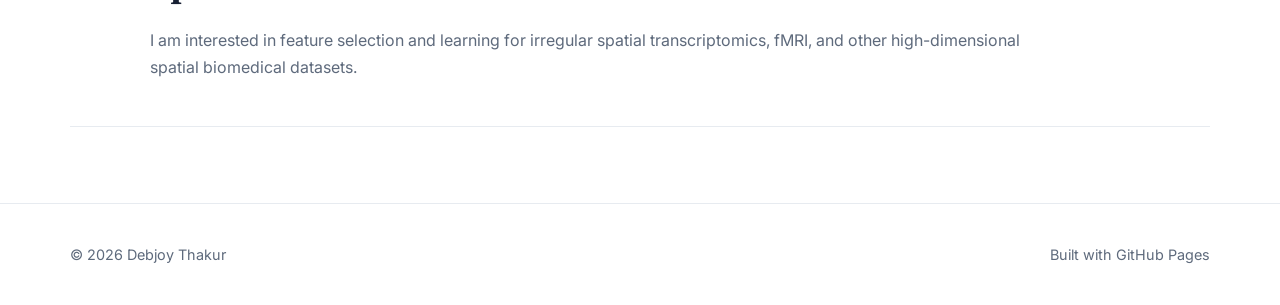
<file: research.html>
<!DOCTYPE html>
<html lang="en">
<head>
  <meta charset="UTF-8"><meta name="viewport" content="width=device-width, initial-scale=1.0">
  <meta name="description" content="Research of Debjoy Thakur">
  <title>Research | Debjoy Thakur</title>
  <link rel="stylesheet" href="assets/style.css">
</head>
<body>
<header class="site-header"><div class="container nav-wrap">
<a class="brand" href="index.html">Debjoy Thakur</a><button class="menu-toggle" aria-label="Toggle menu">☰</button>
<nav class="nav"><a href="index.html">Home</a><a class="active" href="research.html">Research</a><a href="publications.html">Publications</a><a href="software.html">Software & Code</a><a href="teaching.html">Teaching</a><a href="cv.html">CV</a></nav>
</div></header>
<main>
<section class="page-hero"><div class="container"><p class="eyebrow">Research</p><h1>Research program</h1>
<p class="lead">My research develops statistically principled and computationally scalable methods for spatial and spatio-temporal data, especially when relationships vary locally across space.</p></div></section>

<section class="section"><div class="container">
<div class="research-stack">
<article class="research-block"><span>01</span><div><h2>Localized & Multiresolution Spatial Learning</h2><p>I develop localized variable-selection and multiresolution frameworks designed to recover spatially heterogeneous associations. Current work includes local LASSO/SCAD-type procedures, wavelet representations, and spatial intensity models for event data.</p></div></article>
<article class="research-block"><span>02</span><div><h2>Spatial Extremes & Environmental Statistics</h2><p>My work in environmental statistics studies extreme and threshold-exceedance behavior in complex spatial systems. Applications include climate extremes, streamflow, air pollution, and risk mapping.</p></div></article>
<article class="research-block"><span>03</span><div><h2>Variational Spatial Inference</h2><p>I am interested in scalable approximations for spatial mixed models and latent Gaussian structures, including restricted likelihood, ICAR-type effects, and structured variational approximations.</p></div></article>
<article class="research-block"><span>04</span><div><h2>Spatial AI, Graphs & Network Data</h2><p>I investigate graph neural networks, deep spatial learning, and network-aware prediction where geometry and spatial dependence should be integrated directly into model architecture and loss construction.</p></div></article>
<article class="research-block"><span>05</span><div><h2>Manifold & Geometric Statistics</h2><p>Recent work considers intensity and pair-correlation estimation when events live on curved domains or Riemannian manifolds, including measurement-error-aware local estimation.</p></div></article>
<article class="research-block"><span>06</span><div><h2>Spatial Genomics & Biomedical Data</h2><p>I am interested in feature selection and learning for irregular spatial transcriptomics, fMRI, and other high-dimensional spatial biomedical datasets.</p></div></article>
</div>
</div></section>
</main>
<footer><div class="container footer-grid"><p>© <span id="year"></span> Debjoy Thakur</p><p>Built with GitHub Pages</p></div></footer>
<script src="assets/script.js"></script>
</body></html>
</file>
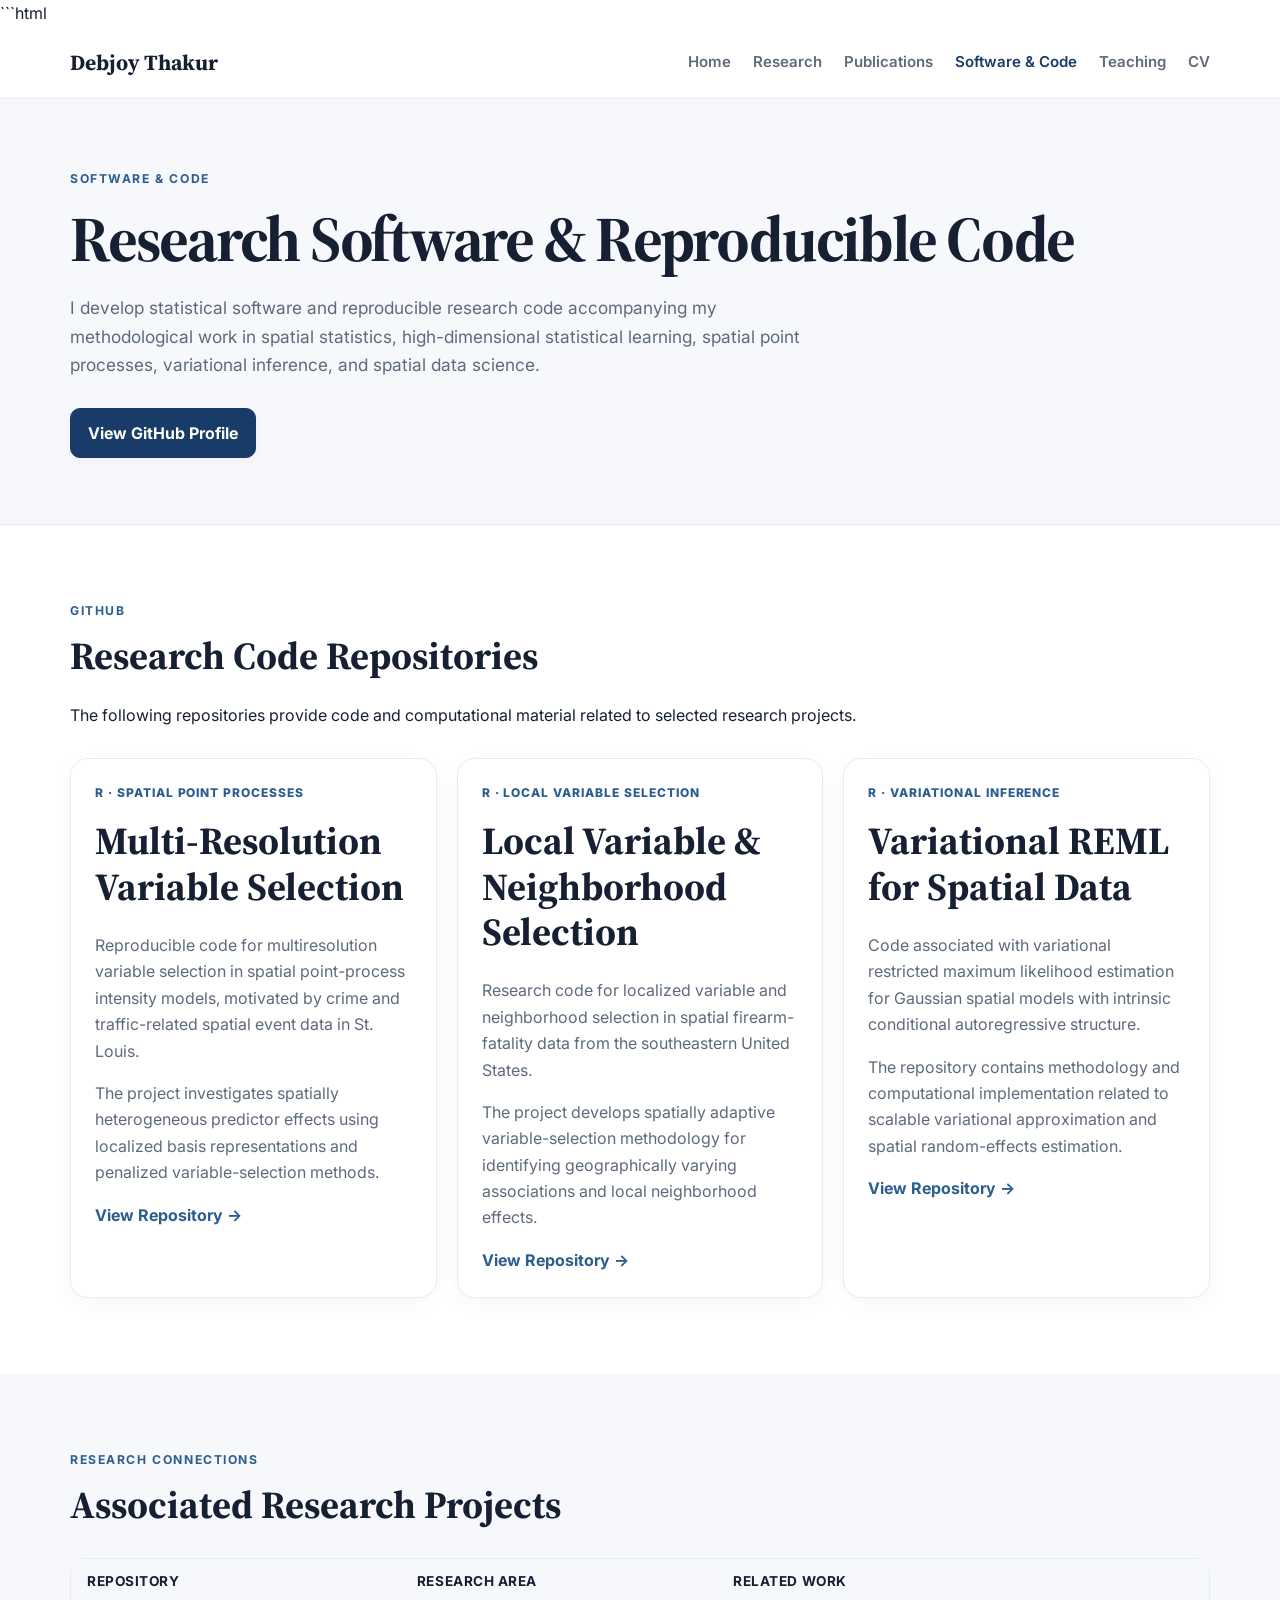
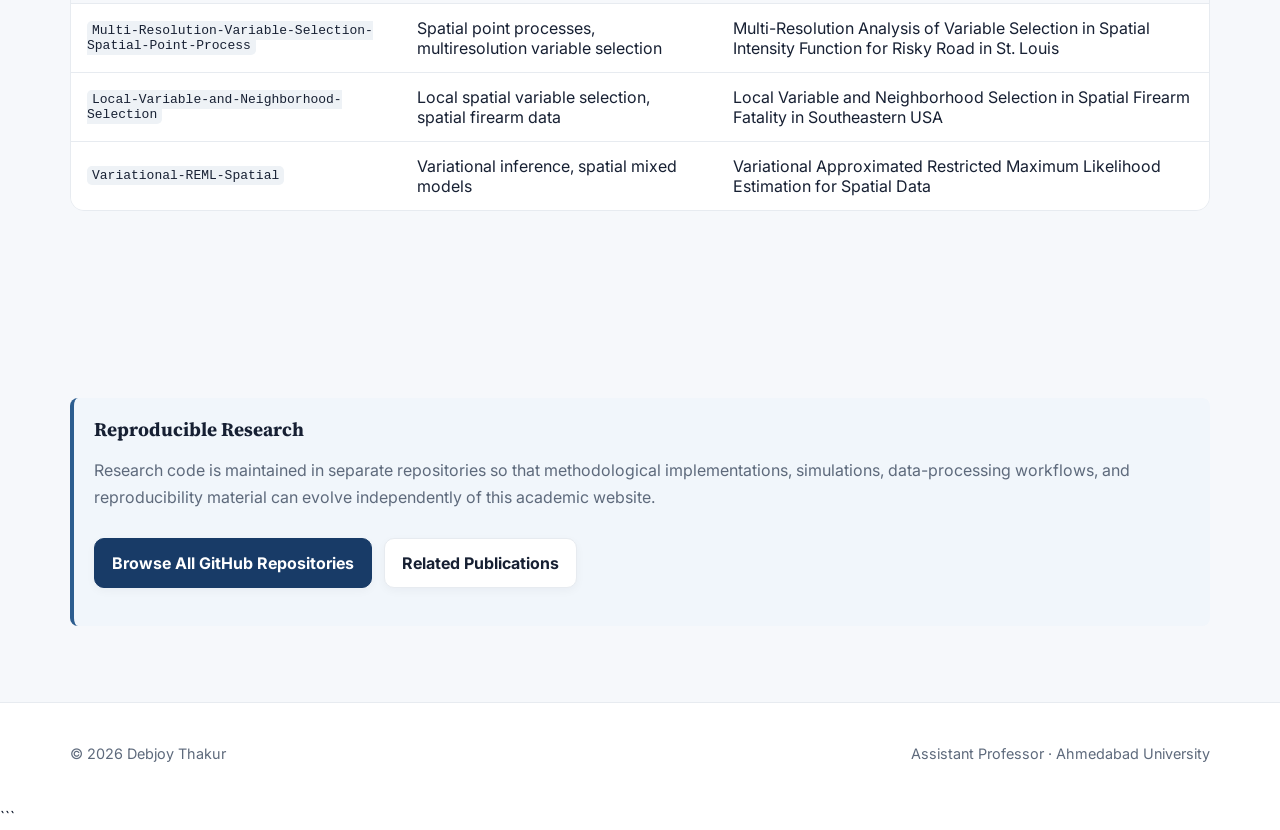
<file: software.html>
```html
<!DOCTYPE html>
<html lang="en">

<head>

  <meta charset="UTF-8">

  <meta name="viewport"
        content="width=device-width, initial-scale=1.0">

  <meta name="description"
        content="Research software, reproducible code, and GitHub repositories by Debjoy Thakur.">

  <title>Software & Code | Debjoy Thakur</title>

  <link rel="stylesheet" href="assets/style.css">

</head>


<body>


<!-- =========================================================
     NAVIGATION
========================================================= -->

<header class="site-header">

  <div class="container nav-wrap">

    <a class="brand" href="index.html">
      Debjoy Thakur
    </a>

    <button class="menu-toggle"
            aria-label="Toggle menu">
      ☰
    </button>

    <nav class="nav">

      <a href="index.html">
        Home
      </a>

      <a href="research.html">
        Research
      </a>

      <a href="publications.html">
        Publications
      </a>

      <a class="active" href="software.html">
        Software &amp; Code
      </a>

      <a href="teaching.html">
        Teaching
      </a>

      <a href="cv.html">
        CV
      </a>

    </nav>

  </div>

</header>



<main>


<!-- =========================================================
     PAGE HEADER
========================================================= -->

<section class="page-hero">

  <div class="container">

    <p class="eyebrow">
      Software &amp; Code
    </p>

    <h1>
      Research Software &amp; Reproducible Code
    </h1>

    <p class="lead">
      I develop statistical software and reproducible research code
      accompanying my methodological work in spatial statistics,
      high-dimensional statistical learning, spatial point processes,
      variational inference, and spatial data science.
    </p>

    <div class="button-row">

      <a class="btn primary"
         href="https://github.com/debjoythakur"
         target="_blank"
         rel="noopener">
        View GitHub Profile
      </a>

    </div>

  </div>

</section>



<!-- =========================================================
     PUBLIC RESEARCH REPOSITORIES
========================================================= -->

<section class="section">

  <div class="container">


    <div class="section-heading">

      <p class="eyebrow">
        GitHub
      </p>

      <h2>
        Research Code Repositories
      </h2>

      <p>
        The following repositories provide code and computational
        material related to selected research projects.
      </p>

    </div>



    <div class="card-grid">


      <!-- =====================================================
           MULTIRESOLUTION POINT PROCESS
      ====================================================== -->

      <article class="card repo-card">

        <div class="repo-label">
          R · Spatial Point Processes
        </div>

        <h2>
          Multi-Resolution Variable Selection
        </h2>

        <p>
          Reproducible code for multiresolution variable selection
          in spatial point-process intensity models, motivated by
          crime and traffic-related spatial event data in St. Louis.
        </p>

        <p>
          The project investigates spatially heterogeneous predictor
          effects using localized basis representations and penalized
          variable-selection methods.
        </p>

        <a class="text-link"
           href="https://github.com/debjoythakur/Multi-Resolution-Variable-Selection-Spatial-Point-Process"
           target="_blank"
           rel="noopener">
          View Repository →
        </a>

      </article>



      <!-- =====================================================
           FIREARM FATALITY
      ====================================================== -->

      <article class="card repo-card">

        <div class="repo-label">
          R · Local Variable Selection
        </div>

        <h2>
          Local Variable &amp; Neighborhood Selection
        </h2>

        <p>
          Research code for localized variable and neighborhood
          selection in spatial firearm-fatality data from the
          southeastern United States.
        </p>

        <p>
          The project develops spatially adaptive variable-selection
          methodology for identifying geographically varying
          associations and local neighborhood effects.
        </p>

        <a class="text-link"
           href="https://github.com/debjoythakur/-Local-Variable-and-Neighborhood-Selection-for-Firearm-Fatality-in-South-East-USA"
           target="_blank"
           rel="noopener">
          View Repository →
        </a>

      </article>



      <!-- =====================================================
           VARIATIONAL REML
      ====================================================== -->

      <article class="card repo-card">

        <div class="repo-label">
          R · Variational Inference
        </div>

        <h2>
          Variational REML for Spatial Data
        </h2>

        <p>
          Code associated with variational restricted maximum
          likelihood estimation for Gaussian spatial models with
          intrinsic conditional autoregressive structure.
        </p>

        <p>
          The repository contains methodology and computational
          implementation related to scalable variational
          approximation and spatial random-effects estimation.
        </p>

        <a class="text-link"
           href="https://github.com/debjoythakur/Variational-REML-Spatial"
           target="_blank"
           rel="noopener">
          View Repository →
        </a>

      </article>


    </div>


  </div>

</section>



<!-- =========================================================
     ASSOCIATED RESEARCH
========================================================= -->

<section class="section alt">

  <div class="container">

    <div class="section-heading">

      <p class="eyebrow">
        Research Connections
      </p>

      <h2>
        Associated Research Projects
      </h2>

    </div>


    <div class="table-wrap">

      <table>

        <thead>

          <tr>

            <th>
              Repository
            </th>

            <th>
              Research Area
            </th>

            <th>
              Related Work
            </th>

          </tr>

        </thead>


        <tbody>


          <tr>

            <td>
              <code>
                Multi-Resolution-Variable-Selection-Spatial-Point-Process
              </code>
            </td>

            <td>
              Spatial point processes,
              multiresolution variable selection
            </td>

            <td>
              Multi-Resolution Analysis of Variable Selection
              in Spatial Intensity Function for Risky Road in St. Louis
            </td>

          </tr>


          <tr>

            <td>
              <code>
                Local-Variable-and-Neighborhood-Selection
              </code>
            </td>

            <td>
              Local spatial variable selection,
              spatial firearm data
            </td>

            <td>
              Local Variable and Neighborhood Selection
              in Spatial Firearm Fatality in Southeastern USA
            </td>

          </tr>


          <tr>

            <td>
              <code>
                Variational-REML-Spatial
              </code>
            </td>

            <td>
              Variational inference,
              spatial mixed models
            </td>

            <td>
              Variational Approximated Restricted Maximum
              Likelihood Estimation for Spatial Data
            </td>

          </tr>


        </tbody>

      </table>

    </div>


  </div>

</section>







<!-- =========================================================
     REPRODUCIBILITY
========================================================= -->

<section class="section alt">

  <div class="container">

    <div class="callout">

      <h3>
        Reproducible Research
      </h3>

      <p>
        Research code is maintained in separate repositories so that
        methodological implementations, simulations, data-processing
        workflows, and reproducibility material can evolve
        independently of this academic website.
      </p>

      <div class="button-row">

        <a class="btn primary"
           href="https://github.com/debjoythakur"
           target="_blank"
           rel="noopener">
          Browse All GitHub Repositories
        </a>

        <a class="btn"
           href="publications.html">
          Related Publications
        </a>

      </div>

    </div>

  </div>

</section>


</main>



<!-- =========================================================
     FOOTER
========================================================= -->

<footer>

  <div class="container footer-grid">

    <p>
      © <span id="year"></span> Debjoy Thakur
    </p>

    <p>
      Assistant Professor · Ahmedabad University
    </p>

  </div>

</footer>


<script src="assets/script.js"></script>


</body>

</html>
```
</file>
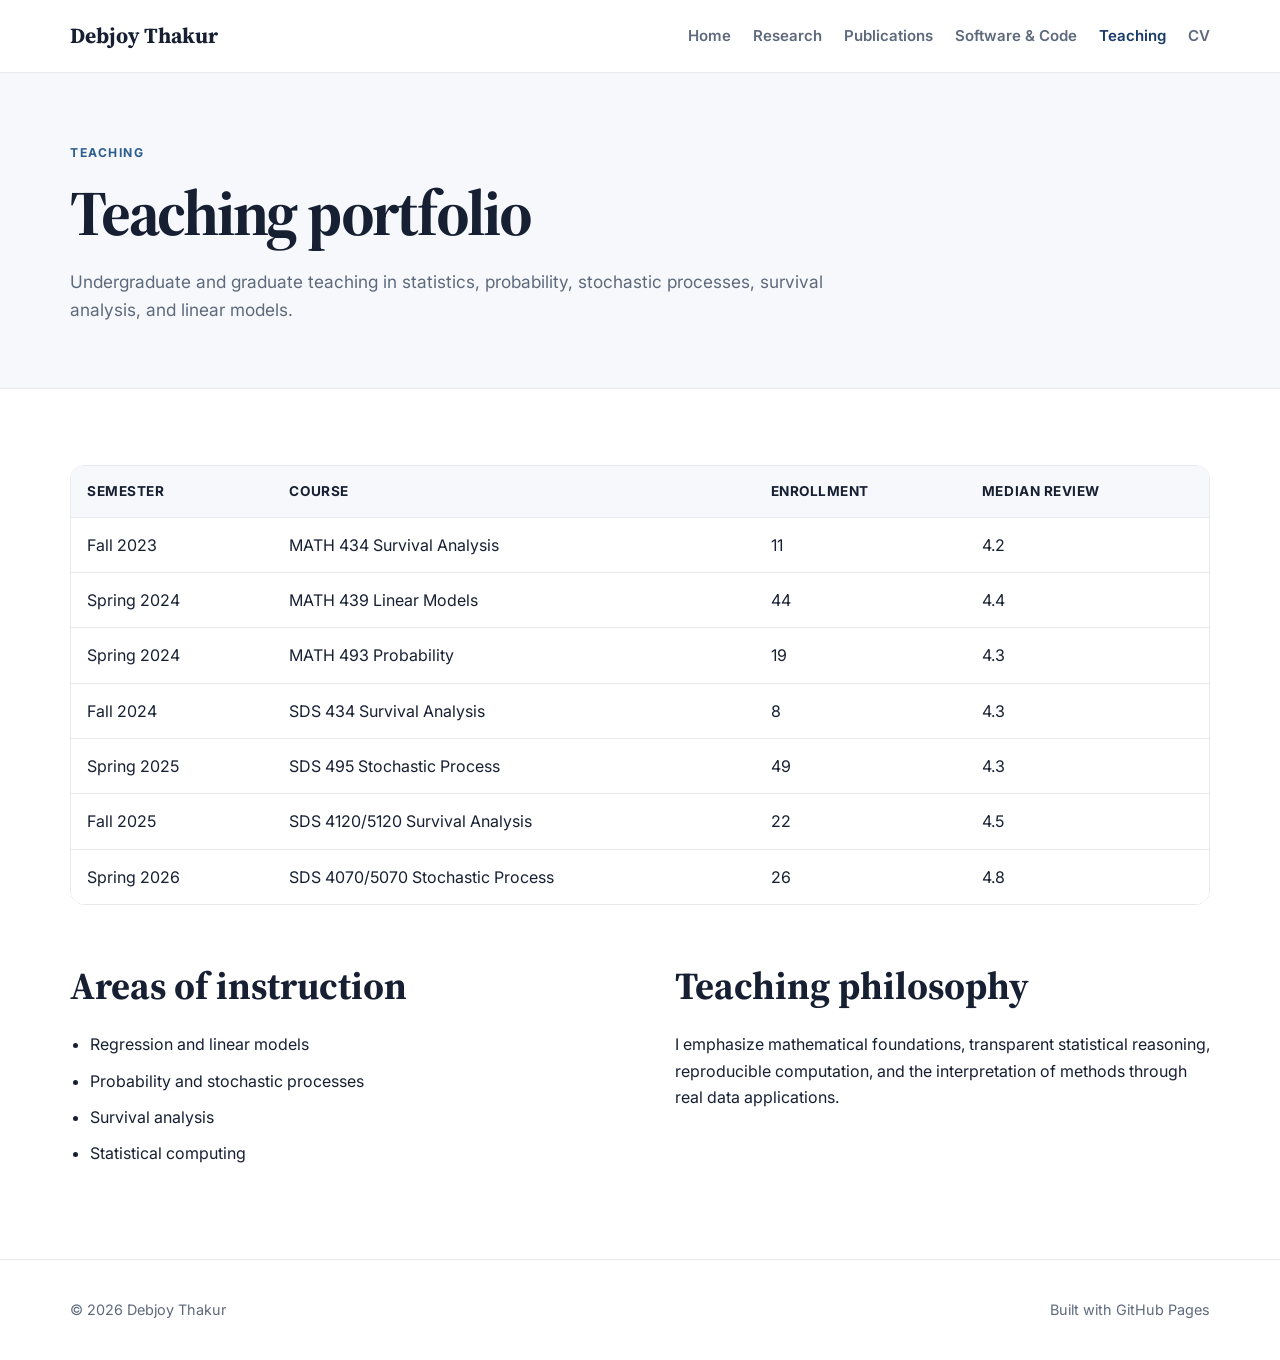
<file: teaching.html>
<!DOCTYPE html>
<html lang="en">
<head>
<meta charset="UTF-8"><meta name="viewport" content="width=device-width, initial-scale=1.0">
<meta name="description" content="Teaching experience of Debjoy Thakur">
<title>Teaching | Debjoy Thakur</title><link rel="stylesheet" href="assets/style.css">
</head>
<body>
<header class="site-header"><div class="container nav-wrap">
<a class="brand" href="index.html">Debjoy Thakur</a><button class="menu-toggle" aria-label="Toggle menu">☰</button>
<nav class="nav"><a href="index.html">Home</a><a href="research.html">Research</a><a href="publications.html">Publications</a><a href="software.html">Software & Code</a><a class="active" href="teaching.html">Teaching</a><a href="cv.html">CV</a></nav>
</div></header>
<main>
<section class="page-hero"><div class="container"><p class="eyebrow">Teaching</p><h1>Teaching portfolio</h1>
<p class="lead">Undergraduate and graduate teaching in statistics, probability, stochastic processes, survival analysis, and linear models.</p></div></section>
<section class="section"><div class="container">
<div class="table-wrap">
<table>
<thead><tr><th>Semester</th><th>Course</th><th>Enrollment</th><th>Median review</th></tr></thead>
<tbody>
<tr><td>Fall 2023</td><td>MATH 434 Survival Analysis</td><td>11</td><td>4.2</td></tr>
<tr><td>Spring 2024</td><td>MATH 439 Linear Models</td><td>44</td><td>4.4</td></tr>
<tr><td>Spring 2024</td><td>MATH 493 Probability</td><td>19</td><td>4.3</td></tr>
<tr><td>Fall 2024</td><td>SDS 434 Survival Analysis</td><td>8</td><td>4.3</td></tr>
<tr><td>Spring 2025</td><td>SDS 495 Stochastic Process</td><td>49</td><td>4.3</td></tr>
<tr><td>Fall 2025</td><td>SDS 4120/5120 Survival Analysis</td><td>22</td><td>4.5</td></tr>
<tr><td>Spring 2026</td><td>SDS 4070/5070 Stochastic Process</td><td>26</td><td>4.8</td></tr>
</tbody>
</table>
</div>

<div class="split margin-top">
<div><h2>Areas of instruction</h2><ul class="clean-list"><li>Regression and linear models</li><li>Probability and stochastic processes</li><li>Survival analysis</li><li>Statistical computing</li></ul></div>
<div><h2>Teaching philosophy</h2><p>I emphasize mathematical foundations, transparent statistical reasoning, reproducible computation, and the interpretation of methods through real data applications.</p></div>
</div>
</div></section>
</main>
<footer><div class="container footer-grid"><p>© <span id="year"></span> Debjoy Thakur</p><p>Built with GitHub Pages</p></div></footer>
<script src="assets/script.js"></script>
</body></html>
</file>
<file: assets/style.css>
@import url('https://fonts.googleapis.com/css2?family=Inter:wght@400;500;600;700&family=Source+Serif+4:opsz,wght@8..60,600;8..60,700&display=swap');

:root{
  --bg:#ffffff;
  --text:#172033;
  --muted:#5e6a7c;
  --accent:#183b67;
  --accent-2:#2c5d8f;
  --line:#e7ebf0;
  --soft:#f6f8fb;
  --shadow:0 12px 35px rgba(23,32,51,.08);
  --radius:18px;
  --max:1140px;
}

*{
  box-sizing:border-box;
}

html{
  scroll-behavior:smooth;
}

body{
  margin:0;
  background:var(--bg);
  color:var(--text);
  font-family:Inter,system-ui,-apple-system,BlinkMacSystemFont,"Segoe UI",sans-serif;
  line-height:1.65;
}

a{
  color:var(--accent-2);
  text-decoration:none;
}

a:hover{
  text-decoration:underline;
}

.container{
  width:min(calc(100% - 40px),var(--max));
  margin:auto;
}


/* =========================================================
   HEADER / NAVIGATION
========================================================= */

.site-header{
  position:sticky;
  top:0;
  z-index:10;
  background:rgba(255,255,255,.95);
  backdrop-filter:blur(10px);
  border-bottom:1px solid var(--line);
}

.nav-wrap{
  min-height:72px;
  display:flex;
  align-items:center;
  justify-content:space-between;
  gap:24px;
}

.brand{
  font-family:"Source Serif 4",serif;
  font-size:1.35rem;
  font-weight:700;
  color:var(--text);
}

.brand:hover{
  text-decoration:none;
}

.nav{
  display:flex;
  gap:22px;
  align-items:center;
}

.nav a{
  color:var(--muted);
  font-size:.94rem;
  font-weight:600;
}

.nav a.active,
.nav a:hover{
  color:var(--accent);
  text-decoration:none;
}

.menu-toggle{
  display:none;
  background:none;
  border:0;
  font-size:1.5rem;
  cursor:pointer;
}


/* =========================================================
   HERO SECTION
========================================================= */

.hero{
  padding:86px 0 70px;
  background:linear-gradient(180deg,#f7faff 0%,#fff 100%);
}

.hero-grid{
  display:grid;
  grid-template-columns:1.6fr .8fr;
  gap:70px;
  align-items:center;
}

.eyebrow{
  text-transform:uppercase;
  letter-spacing:.13em;
  font-size:.76rem;
  font-weight:700;
  color:var(--accent-2);
  margin:0 0 12px;
}

h1,
h2,
h3{
  font-family:"Source Serif 4",serif;
  line-height:1.18;
  color:var(--text);
}

h1{
  font-size:clamp(2.6rem,6vw,5rem);
  margin:.15em 0 .2em;
  letter-spacing:-.035em;
}

h2{
  font-size:clamp(1.7rem,3vw,2.5rem);
  margin:.2em 0 .6em;
}

h3{
  font-size:1.2rem;
  margin:.15em 0 .4em;
}

.role{
  font-size:1.18rem;
  font-weight:600;
  color:var(--accent);
  margin:0 0 20px;
}

.hero-text,
.lead{
  font-size:1.08rem;
  color:var(--muted);
  max-width:760px;
}


/* =========================================================
   BUTTONS
========================================================= */

.button-row{
  display:flex;
  gap:12px;
  flex-wrap:wrap;
  margin:28px 0 20px;
}

.btn{
  display:inline-block;
  padding:11px 17px;
  border:1px solid var(--line);
  border-radius:10px;
  color:var(--text);
  font-weight:700;
  background:#fff;
  box-shadow:0 3px 10px rgba(23,32,51,.04);
  transition:transform .2s ease, box-shadow .2s ease;
}

.btn:hover{
  text-decoration:none;
  transform:translateY(-1px);
  box-shadow:0 7px 18px rgba(23,32,51,.10);
}

.btn.primary{
  background:var(--accent);
  color:#fff;
  border-color:var(--accent);
}

.social-row{
  display:flex;
  gap:18px;
  flex-wrap:wrap;
  font-weight:600;
  font-size:.92rem;
}


/* =========================================================
   PROFILE CARD
========================================================= */

.profile-card{
  background:#fff;
  border:1px solid var(--line);
  box-shadow:var(--shadow);
  border-radius:var(--radius);
  padding:30px;
  text-align:center;
}


/* PROFILE PHOTO */

.profile-photo{
  width:210px;
  height:210px;

  object-fit:cover;

  /*
    This controls which part of the image stays visible.
    Increase the second percentage to move the image upward/downward.
  */
  object-position:center 35%;

  border-radius:50%;

  display:block;

  margin:0 auto 22px;

  border:5px solid #ffffff;

  box-shadow:
    0 0 0 1px var(--line),
    0 8px 24px rgba(23,32,51,.14);
}


/* Optional hover effect */

.profile-photo{
  transition:transform .25s ease, box-shadow .25s ease;
}

.profile-photo:hover{
  transform:scale(1.025);

  box-shadow:
    0 0 0 1px var(--line),
    0 12px 30px rgba(23,32,51,.18);
}


.profile-card h2{
  font-size:1.55rem;
  margin-bottom:5px;
}

.profile-card p{
  margin:6px 0;
  color:var(--muted);
}

.profile-card hr{
  border:0;
  border-top:1px solid var(--line);
  margin:20px 0;
}

.profile-card a{
  word-break:break-word;
}

.small-note{
  font-size:.82rem;
}


/* OLD PLACEHOLDER
   You can keep this if you want, but it is no longer needed
   after adding your image.
*/

.avatar-placeholder{
  width:110px;
  height:110px;
  border-radius:50%;
  display:grid;
  place-items:center;
  background:var(--accent);
  color:#fff;
  font-size:2rem;
  font-weight:700;
  margin:0 auto 22px;
}


/* =========================================================
   GENERAL SECTIONS
========================================================= */

.section{
  padding:76px 0;
}

.section.alt{
  background:var(--soft);
}

.section-heading{
  margin-bottom:30px;
}


/* =========================================================
   CARDS
========================================================= */

.card-grid{
  display:grid;
  grid-template-columns:repeat(3,1fr);
  gap:20px;
}

.card-grid.two{
  grid-template-columns:repeat(2,1fr);
}

.card{
  border:1px solid var(--line);
  border-radius:var(--radius);
  padding:24px;
  background:#fff;
  box-shadow:0 5px 20px rgba(23,32,51,.035);
}

.card p{
  color:var(--muted);
}


/* =========================================================
   PUBLICATIONS
========================================================= */

.pub-list{
  display:flex;
  flex-direction:column;
  gap:0;
}

.pub-item{
  display:grid;
  grid-template-columns:85px 1fr;
  gap:18px;
  padding:26px 0;
  border-top:1px solid var(--line);
}

.pub-item:last-child{
  border-bottom:1px solid var(--line);
}

.pub-item p{
  margin:5px 0;
  color:var(--muted);
}

.year{
  font-weight:700;
  color:var(--accent);
  font-size:.93rem;
  padding-top:4px;
}

.center{
  text-align:center;
  margin-top:30px;
}


/* =========================================================
   SPLIT LAYOUT
========================================================= */

.split{
  display:grid;
  grid-template-columns:1fr 1fr;
  gap:70px;
}

.text-link{
  font-weight:700;
}


/* =========================================================
   FOOTER
========================================================= */

footer{
  border-top:1px solid var(--line);
  padding:24px 0;
  color:var(--muted);
  font-size:.9rem;
}

.footer-grid{
  display:flex;
  justify-content:space-between;
  gap:20px;
}


/* =========================================================
   PAGE HERO
========================================================= */

.page-hero{
  padding:70px 0 46px;
  background:var(--soft);
  border-bottom:1px solid var(--line);
}

.page-hero h1{
  font-size:clamp(2.5rem,5vw,4.4rem);
}


/* =========================================================
   RESEARCH PAGE
========================================================= */

.research-stack{
  display:flex;
  flex-direction:column;
}

.research-block{
  display:grid;
  grid-template-columns:60px 1fr;
  gap:20px;
  border-top:1px solid var(--line);
  padding:30px 0;
}

.research-block:last-child{
  border-bottom:1px solid var(--line);
}

.research-block > span{
  font-weight:800;
  color:var(--accent-2);
}

.research-block p{
  color:var(--muted);
  max-width:900px;
}


/* =========================================================
   SUBSECTIONS
========================================================= */

.subsection-title{
  margin-top:55px;
}

.clean-list{
  padding-left:20px;
}

.clean-list li{
  margin:10px 0;
}

.repo-label{
  display:inline-block;
  font-size:.75rem;
  font-weight:800;
  text-transform:uppercase;
  letter-spacing:.08em;
  color:var(--accent-2);
  margin-bottom:8px;
}


/* =========================================================
   TABLES
========================================================= */

.table-wrap{
  overflow-x:auto;
  border:1px solid var(--line);
  border-radius:14px;
}

table{
  width:100%;
  border-collapse:collapse;
  background:#fff;
}

th,
td{
  text-align:left;
  padding:14px 16px;
  border-bottom:1px solid var(--line);
}

th{
  background:var(--soft);
  font-size:.85rem;
  text-transform:uppercase;
  letter-spacing:.04em;
}

tr:last-child td{
  border-bottom:0;
}


/* =========================================================
   CALLOUT
========================================================= */

.callout{
  margin-top:35px;
  background:#f1f6fb;
  border-left:4px solid var(--accent-2);
  padding:18px 20px;
  border-radius:8px;
  color:var(--muted);
}

.margin-top{
  margin-top:50px;
}


/* =========================================================
   CV PAGE
========================================================= */

.cv-grid{
  display:grid;
  grid-template-columns:1fr 1fr;
  gap:70px;
}

.timeline > div{
  position:relative;
  padding:0 0 28px 22px;
  border-left:2px solid var(--line);
}

.timeline > div:before{
  content:"";
  position:absolute;
  left:-6px;
  top:6px;
  width:10px;
  height:10px;
  border-radius:50%;
  background:var(--accent);
}

.timeline span{
  font-size:.82rem;
  font-weight:800;
  color:var(--accent-2);
}

.timeline p{
  margin:3px 0;
  color:var(--muted);
}


/* =========================================================
   CODE
========================================================= */

code{
  background:#eef2f6;
  padding:2px 5px;
  border-radius:5px;
}


/* =========================================================
   TABLET / MOBILE
========================================================= */

@media(max-width:850px){

  .hero-grid,
  .split,
  .cv-grid{
    grid-template-columns:1fr;
    gap:36px;
  }

  .card-grid,
  .card-grid.two{
    grid-template-columns:1fr;
  }

  .nav{
    display:none;
    position:absolute;
    top:72px;
    left:0;
    right:0;
    background:white;
    border-bottom:1px solid var(--line);
    padding:18px 20px;
    flex-direction:column;
    align-items:flex-start;
  }

  .nav.open{
    display:flex;
  }

  .menu-toggle{
    display:block;
  }


  /* slightly smaller photo on tablets */

  .profile-photo{
    width:190px;
    height:190px;
  }

}


/* =========================================================
   SMALL MOBILE
========================================================= */

@media(max-width:560px){

  .container{
    width:min(calc(100% - 28px),var(--max));
  }

  .hero,
  .section{
    padding:52px 0;
  }

  .pub-item{
    grid-template-columns:1fr;
    gap:3px;
  }

  .footer-grid{
    flex-direction:column;
  }

  .profile-card{
    padding:24px 20px;
  }


  /* mobile profile photo */

  .profile-photo{
    width:160px;
    height:160px;
  }

}
</file>
